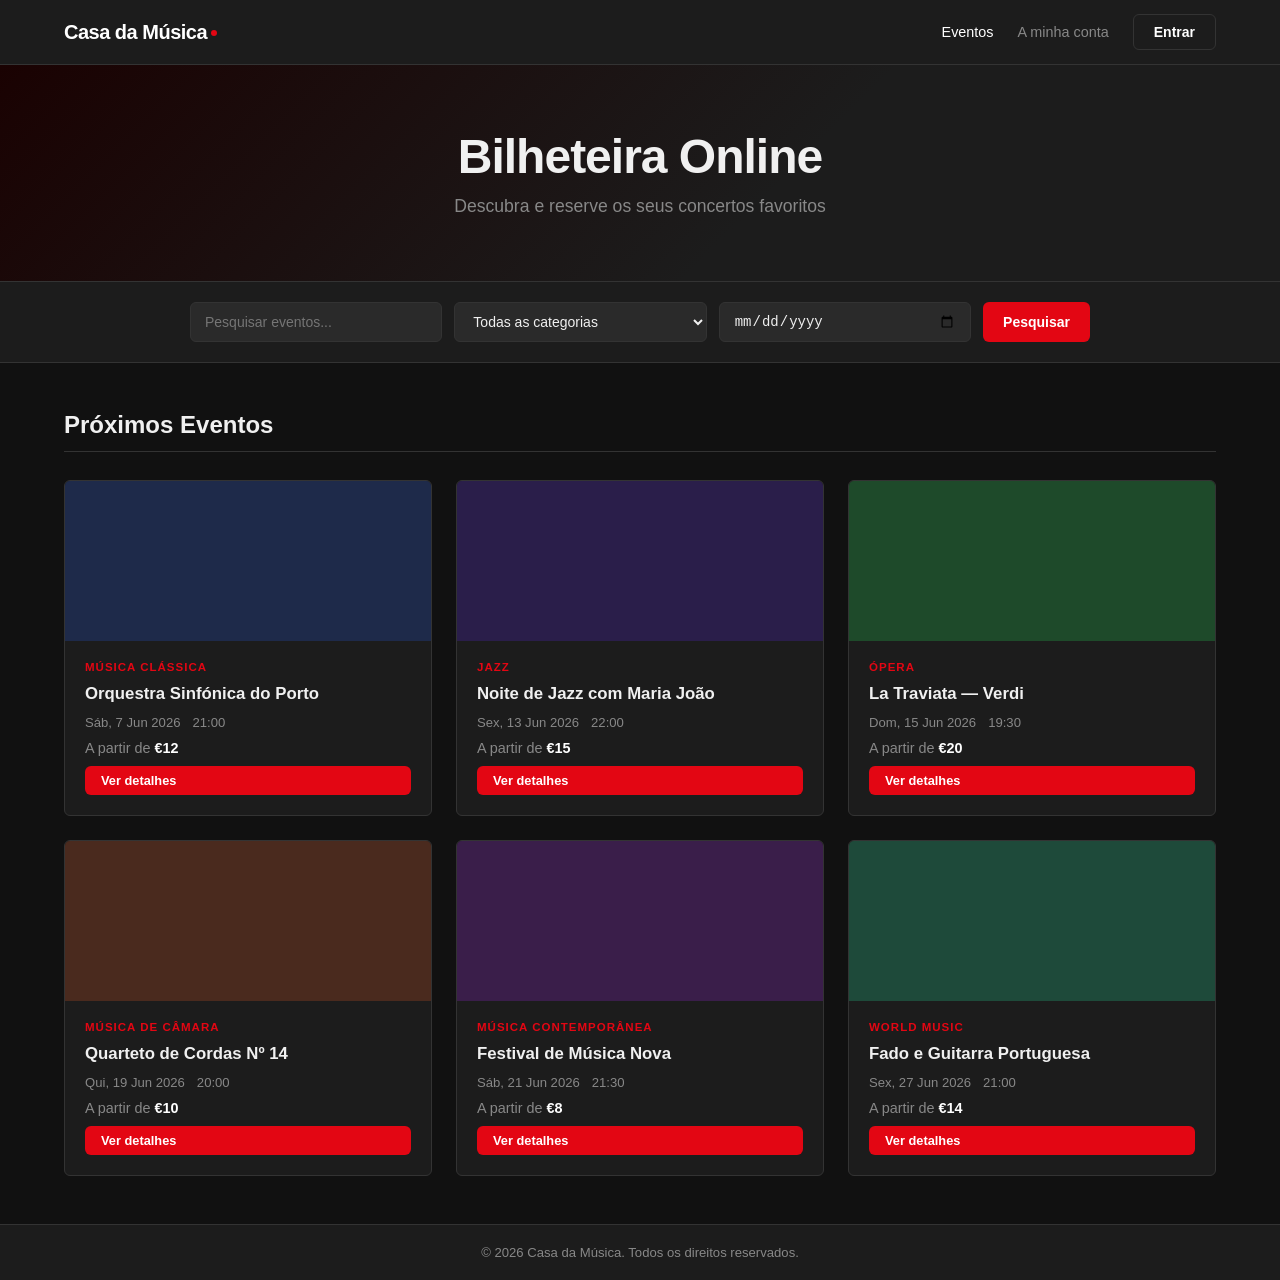
<file: site/index.html>
<!DOCTYPE html>
<html lang="pt">
<head>
  <meta charset="UTF-8" />
  <meta name="viewport" content="width=device-width, initial-scale=1.0" />
  <title>Casa da Música — Bilheteira Online</title>
  <link rel="stylesheet" href="index.css" />
</head>
<body>
  <header class="header">
    <div class="header-inner">
      <a href="index.html" class="logo">Casa da Música</a>
      <nav class="nav">
        <a href="index.html" class="nav-link active">Eventos</a>
        <a href="conta.html" class="nav-link">A minha conta</a>
        <a href="login.html" class="btn btn-outline">Entrar</a>
      </nav>
    </div>
  </header>

  <main class="main">
    <section class="hero">
      <h1 class="hero-title">Bilheteira Online</h1>
      <p class="hero-sub">Descubra e reserve os seus concertos favoritos</p>
    </section>

    <section class="search-bar-section">
      <form class="search-form" action="#">
        <input class="search-input" type="text" placeholder="Pesquisar eventos..." />
        <select class="search-select">
          <option value="">Todas as categorias</option>
          <option>Música Clássica</option>
          <option>Jazz</option>
          <option>Música Contemporânea</option>
          <option>Ópera</option>
          <option>Música de Câmara</option>
          <option>World Music</option>
        </select>
        <input class="search-date" type="date" />
        <button class="btn btn-primary" type="submit">Pesquisar</button>
      </form>
    </section>

    <section class="events-section">
      <h2 class="section-title">Próximos Eventos</h2>
      <div class="events-grid">

        <article class="event-card">
          <div class="event-img" style="background-color:#1e2a4a;"></div>
          <div class="event-body">
            <span class="event-category">Música Clássica</span>
            <h3 class="event-title">Orquestra Sinfónica do Porto</h3>
            <p class="event-meta">
              <span class="event-date">Sáb, 7 Jun 2026</span>
              <span class="event-time">21:00</span>
            </p>
            <p class="event-price">A partir de <strong>€12</strong></p>
            <a href="evento.html" class="btn btn-primary btn-sm">Ver detalhes</a>
          </div>
        </article>

        <article class="event-card">
          <div class="event-img" style="background-color:#2a1e4a;"></div>
          <div class="event-body">
            <span class="event-category">Jazz</span>
            <h3 class="event-title">Noite de Jazz com Maria João</h3>
            <p class="event-meta">
              <span class="event-date">Sex, 13 Jun 2026</span>
              <span class="event-time">22:00</span>
            </p>
            <p class="event-price">A partir de <strong>€15</strong></p>
            <a href="evento.html" class="btn btn-primary btn-sm">Ver detalhes</a>
          </div>
        </article>

        <article class="event-card">
          <div class="event-img" style="background-color:#1e4a2a;"></div>
          <div class="event-body">
            <span class="event-category">Ópera</span>
            <h3 class="event-title">La Traviata — Verdi</h3>
            <p class="event-meta">
              <span class="event-date">Dom, 15 Jun 2026</span>
              <span class="event-time">19:30</span>
            </p>
            <p class="event-price">A partir de <strong>€20</strong></p>
            <a href="evento.html" class="btn btn-primary btn-sm">Ver detalhes</a>
          </div>
        </article>

        <article class="event-card">
          <div class="event-img" style="background-color:#4a2a1e;"></div>
          <div class="event-body">
            <span class="event-category">Música de Câmara</span>
            <h3 class="event-title">Quarteto de Cordas Nº 14</h3>
            <p class="event-meta">
              <span class="event-date">Qui, 19 Jun 2026</span>
              <span class="event-time">20:00</span>
            </p>
            <p class="event-price">A partir de <strong>€10</strong></p>
            <a href="evento.html" class="btn btn-primary btn-sm">Ver detalhes</a>
          </div>
        </article>

        <article class="event-card">
          <div class="event-img" style="background-color:#3a1e4a;"></div>
          <div class="event-body">
            <span class="event-category">Música Contemporânea</span>
            <h3 class="event-title">Festival de Música Nova</h3>
            <p class="event-meta">
              <span class="event-date">Sáb, 21 Jun 2026</span>
              <span class="event-time">21:30</span>
            </p>
            <p class="event-price">A partir de <strong>€8</strong></p>
            <a href="evento.html" class="btn btn-primary btn-sm">Ver detalhes</a>
          </div>
        </article>

        <article class="event-card">
          <div class="event-img" style="background-color:#1e4a3a;"></div>
          <div class="event-body">
            <span class="event-category">World Music</span>
            <h3 class="event-title">Fado e Guitarra Portuguesa</h3>
            <p class="event-meta">
              <span class="event-date">Sex, 27 Jun 2026</span>
              <span class="event-time">21:00</span>
            </p>
            <p class="event-price">A partir de <strong>€14</strong></p>
            <a href="evento.html" class="btn btn-primary btn-sm">Ver detalhes</a>
          </div>
        </article>

      </div>
    </section>
  </main>

  <footer class="footer">
    <p>&copy; 2026 Casa da Música. Todos os direitos reservados.</p>
  </footer>

  <script>
    const CORES = ['#1e2a4a','#2a1e4a','#1e4a2a','#4a2a1e','#3a1e4a','#1e4a3a'];

    function renderEventos(lista) {
      const grid = document.querySelector('.events-grid');
      if (!lista.length) {
        grid.innerHTML = '<p style="color:var(--muted);grid-column:1/-1">Nenhum evento encontrado.</p>';
        return;
      }
      grid.innerHTML = lista.map((ev, i) => {
        const cor  = CORES[i % CORES.length];
        const data = new Date(ev.data);
        const dataFmt = data.toLocaleDateString('pt-PT', {weekday:'short', day:'numeric', month:'short', year:'numeric'});
        const preco = ev.preco_jovem ?? ev.preco_normal ?? '—';
        return `
          <article class="event-card">
            <div class="event-img" style="background-color:${cor};"></div>
            <div class="event-body">
              <span class="event-category">${ev.categoria}</span>
              <h3 class="event-title">${ev.nome}</h3>
              <p class="event-meta">
                <span class="event-date">${dataFmt}</span>
                <span class="event-time">${ev.hora.slice(0,5)}</span>
              </p>
              <p class="event-price">A partir de <strong>€${parseFloat(preco).toFixed(0)}</strong></p>
              <a href="evento.html?id=${ev.id}" class="btn btn-primary btn-sm">Ver detalhes</a>
            </div>
          </article>`;
      }).join('');
    }

    function carregarEventos(params = {}) {
      const qs = new URLSearchParams(params).toString();
      fetch('../scripts/listar_eventos.php' + (qs ? '?' + qs : ''))
        .then(r => r.json())
        .then(res => { if (res.sucesso) renderEventos(res.dados); })
        .catch(() => {});
    }

    document.querySelector('.search-form').addEventListener('submit', function(e) {
      e.preventDefault();
      const pesquisa  = this.querySelector('.search-input').value;
      const categoria = this.querySelector('.search-select').value;
      const data      = this.querySelector('.search-date').value;
      carregarEventos({ pesquisa, categoria, data });
    });

    // Carregar ao iniciar
    carregarEventos();
  </script>
</body>
</html>
</file>
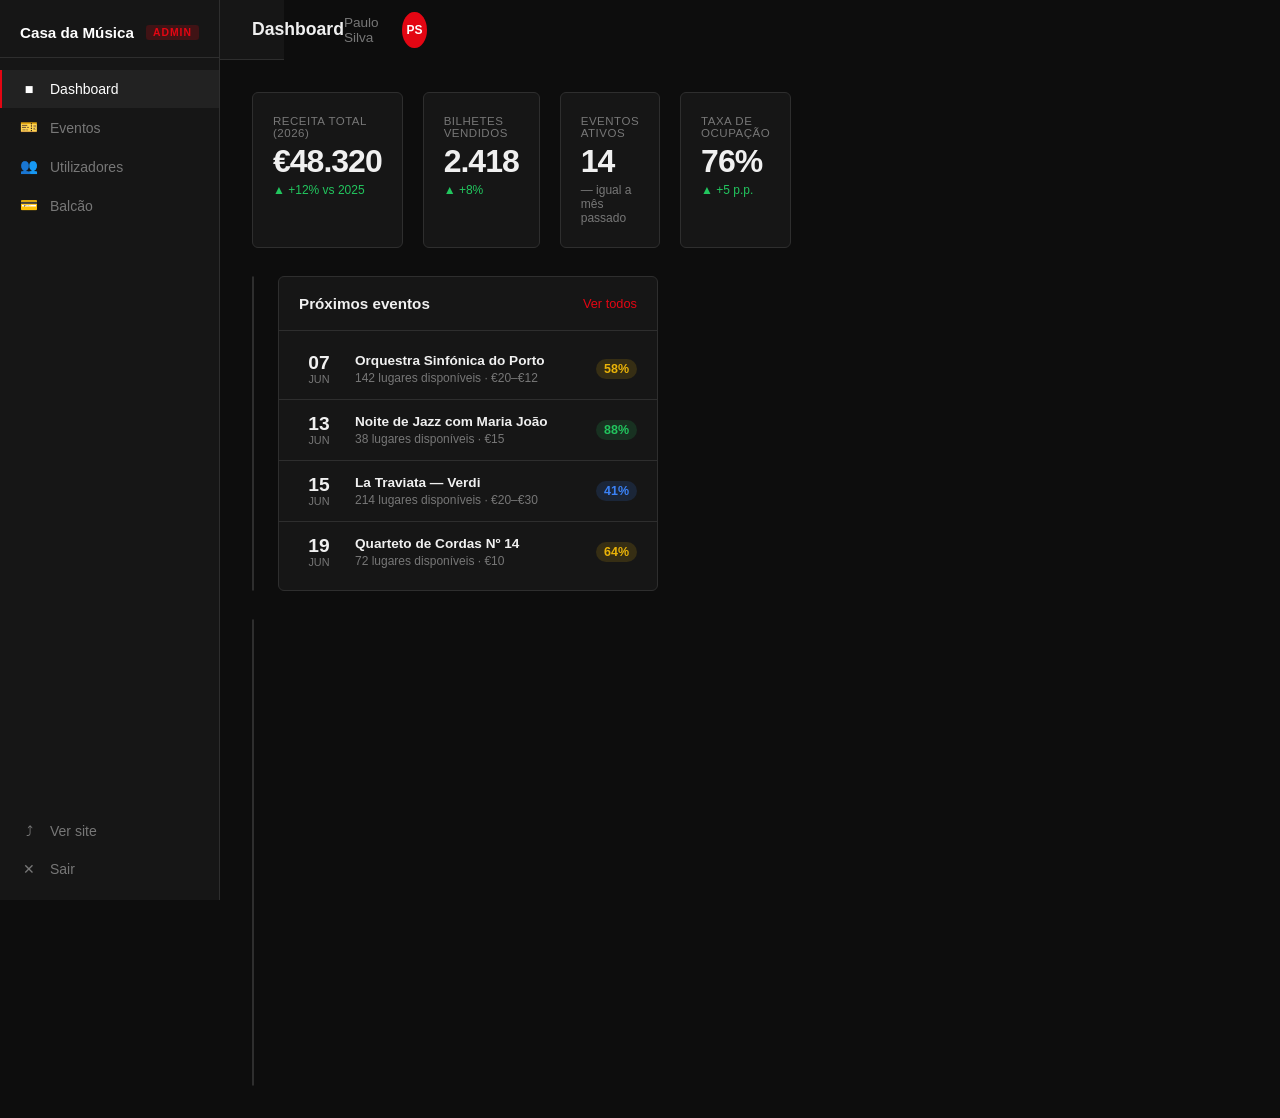
<file: site/admin-dashboard.html>
<!DOCTYPE html>
<html lang="pt">
<head>
  <meta charset="UTF-8" />
  <meta name="viewport" content="width=device-width, initial-scale=1.0" />
  <title>Painel de Administração — Casa da Música</title>
  <link rel="stylesheet" href="admin-dashboard.css" />
</head>
<body>
  <div class="app">

    <!-- Sidebar -->
    <aside class="sidebar">
      <div class="sidebar-header">
        <span class="logo">Casa da Música</span>
        <span class="role-tag">Admin</span>
      </div>
      <nav class="sidebar-nav">
        <a href="admin-dashboard.html" class="nav-item active">
          <span class="nav-icon">&#9632;</span> Dashboard
        </a>
        <a href="admin-eventos.html" class="nav-item">
          <span class="nav-icon">&#127915;</span> Eventos
        </a>
        <a href="admin-utilizadores.html" class="nav-item">
          <span class="nav-icon">&#128101;</span> Utilizadores
        </a>
        <a href="vendedor.html" class="nav-item">
          <span class="nav-icon">&#128179;</span> Balcão
        </a>
        <a href="index.html" class="nav-item nav-item-muted">
          <span class="nav-icon">&#10548;</span> Ver site
        </a>
        <a href="login.html" class="nav-item nav-item-danger">
          <span class="nav-icon">&#10005;</span> Sair
        </a>
      </nav>
    </aside>

    <!-- Main content -->
    <div class="page">
      <header class="topbar">
        <h1 class="page-title">Dashboard</h1>
        <div class="topbar-right">
          <span class="admin-name">Paulo Silva</span>
          <div class="admin-avatar">PS</div>
        </div>
      </header>

      <main class="content">

        <!-- KPI Cards -->
        <div class="kpi-grid">
          <div class="kpi-card">
            <span class="kpi-label">Receita total (2026)</span>
            <span class="kpi-value">€48.320</span>
            <span class="kpi-delta positive">&#9650; +12% vs 2025</span>
          </div>
          <div class="kpi-card">
            <span class="kpi-label">Bilhetes vendidos</span>
            <span class="kpi-value">2.418</span>
            <span class="kpi-delta positive">&#9650; +8%</span>
          </div>
          <div class="kpi-card">
            <span class="kpi-label">Eventos ativos</span>
            <span class="kpi-value">14</span>
            <span class="kpi-delta neutral">— igual a mês passado</span>
          </div>
          <div class="kpi-card">
            <span class="kpi-label">Taxa de ocupação</span>
            <span class="kpi-value">76%</span>
            <span class="kpi-delta positive">&#9650; +5 p.p.</span>
          </div>
        </div>

        <!-- Chart + upcoming -->
        <div class="mid-grid">
          <section class="card chart-card">
            <div class="card-header">
              <h2 class="card-title">Vendas por mês</h2>
              <select class="compact-select">
                <option>2026</option>
                <option>2025</option>
              </select>
            </div>
            <div class="chart-area">
              <div class="bar-chart">
                <div class="bar-group">
                  <div class="bar" style="height:60%"><span class="bar-tip">€4.2k</span></div>
                  <span class="bar-label">Jan</span>
                </div>
                <div class="bar-group">
                  <div class="bar" style="height:75%"><span class="bar-tip">€5.1k</span></div>
                  <span class="bar-label">Fev</span>
                </div>
                <div class="bar-group">
                  <div class="bar" style="height:50%"><span class="bar-tip">€3.8k</span></div>
                  <span class="bar-label">Mar</span>
                </div>
                <div class="bar-group">
                  <div class="bar" style="height:85%"><span class="bar-tip">€6.0k</span></div>
                  <span class="bar-label">Abr</span>
                </div>
                <div class="bar-group">
                  <div class="bar" style="height:100%"><span class="bar-tip">€7.2k</span></div>
                  <span class="bar-label">Mai</span>
                </div>
                <div class="bar-group upcoming-bar">
                  <div class="bar bar-future" style="height:70%"><span class="bar-tip">€5.0k</span></div>
                  <span class="bar-label">Jun</span>
                </div>
              </div>
            </div>
          </section>

          <section class="card">
            <div class="card-header">
              <h2 class="card-title">Próximos eventos</h2>
              <a href="admin-eventos.html" class="card-link">Ver todos</a>
            </div>
            <ul class="upcoming-list">
              <li class="upcoming-item">
                <div class="upc-date">
                  <span class="upc-day">07</span>
                  <span class="upc-mon">Jun</span>
                </div>
                <div class="upc-info">
                  <p class="upc-name">Orquestra Sinfónica do Porto</p>
                  <p class="upc-meta">142 lugares disponíveis · €20–€12</p>
                </div>
                <span class="occ-badge occ-medium">58%</span>
              </li>
              <li class="upcoming-item">
                <div class="upc-date">
                  <span class="upc-day">13</span>
                  <span class="upc-mon">Jun</span>
                </div>
                <div class="upc-info">
                  <p class="upc-name">Noite de Jazz com Maria João</p>
                  <p class="upc-meta">38 lugares disponíveis · €15</p>
                </div>
                <span class="occ-badge occ-high">88%</span>
              </li>
              <li class="upcoming-item">
                <div class="upc-date">
                  <span class="upc-day">15</span>
                  <span class="upc-mon">Jun</span>
                </div>
                <div class="upc-info">
                  <p class="upc-name">La Traviata — Verdi</p>
                  <p class="upc-meta">214 lugares disponíveis · €20–€30</p>
                </div>
                <span class="occ-badge occ-low">41%</span>
              </li>
              <li class="upcoming-item">
                <div class="upc-date">
                  <span class="upc-day">19</span>
                  <span class="upc-mon">Jun</span>
                </div>
                <div class="upc-info">
                  <p class="upc-name">Quarteto de Cordas Nº 14</p>
                  <p class="upc-meta">72 lugares disponíveis · €10</p>
                </div>
                <span class="occ-badge occ-medium">64%</span>
              </li>
            </ul>
          </section>
        </div>

        <!-- Recent sales -->
        <section class="card">
          <div class="card-header">
            <h2 class="card-title">Vendas recentes</h2>
          </div>
          <div class="table-wrap">
            <table class="data-table">
              <thead>
                <tr>
                  <th>Referência</th>
                  <th>Cliente</th>
                  <th>Evento</th>
                  <th>Tipo</th>
                  <th>Canal</th>
                  <th>Data</th>
                  <th>Total</th>
                  <th>Estado</th>
                </tr>
              </thead>
              <tbody>
                <tr>
                  <td class="mono">CDM-2026-08471</td>
                  <td>Ana Ferreira</td>
                  <td>Orquestra Sinfónica</td>
                  <td>Normal × 2</td>
                  <td><span class="channel online">Online</span></td>
                  <td>25 Mai 2026</td>
                  <td>€40,00</td>
                  <td><span class="status ok">Confirmado</span></td>
                </tr>
                <tr>
                  <td class="mono">CDM-2026-08470</td>
                  <td>Carlos Mota</td>
                  <td>La Traviata</td>
                  <td>Sénior × 1</td>
                  <td><span class="channel presencial">Balcão</span></td>
                  <td>24 Mai 2026</td>
                  <td>€18,00</td>
                  <td><span class="status ok">Confirmado</span></td>
                </tr>
                <tr>
                  <td class="mono">CDM-2026-08469</td>
                  <td>Sofia Gomes</td>
                  <td>Festival Música Nova</td>
                  <td>Jovem × 2</td>
                  <td><span class="channel online">Online</span></td>
                  <td>24 Mai 2026</td>
                  <td>€16,00</td>
                  <td><span class="status ok">Confirmado</span></td>
                </tr>
                <tr>
                  <td class="mono">CDM-2026-08468</td>
                  <td>Miguel Santos</td>
                  <td>Jazz com Maria João</td>
                  <td>Normal × 4</td>
                  <td><span class="channel online">Online</span></td>
                  <td>23 Mai 2026</td>
                  <td>€60,00</td>
                  <td><span class="status ok">Confirmado</span></td>
                </tr>
                <tr>
                  <td class="mono">CDM-2026-08467</td>
                  <td>Rita Alves</td>
                  <td>Quarteto de Cordas</td>
                  <td>Normal × 1</td>
                  <td><span class="channel presencial">Balcão</span></td>
                  <td>22 Mai 2026</td>
                  <td>€10,00</td>
                  <td><span class="status cancelled">Cancelado</span></td>
                </tr>
              </tbody>
            </table>
          </div>
        </section>

      </main>
    </div>
  </div>

  <script>
    document.querySelectorAll('.bar-group').forEach(g => {
      g.addEventListener('mouseenter', () => g.querySelector('.bar-tip').style.opacity = '1');
      g.addEventListener('mouseleave', () => g.querySelector('.bar-tip').style.opacity = '0');
    });
  </script>
</body>
</html>
</file>
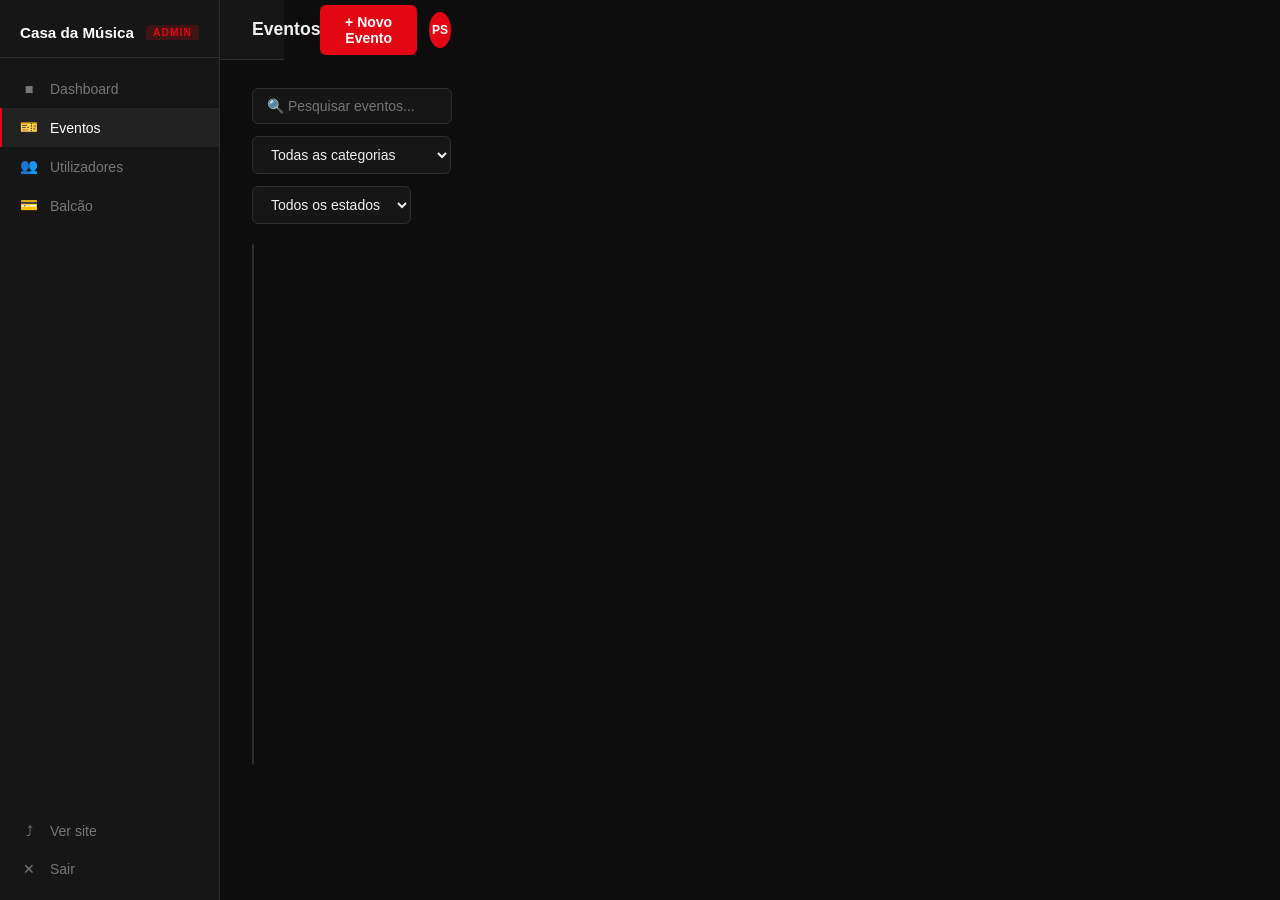
<file: site/admin-eventos.html>
<!DOCTYPE html>
<html lang="pt">
<head>
  <meta charset="UTF-8" />
  <meta name="viewport" content="width=device-width, initial-scale=1.0" />
  <title>Gestão de Eventos — Casa da Música</title>
  <link rel="stylesheet" href="admin-eventos.css" />
</head>
<body>
  <div class="app">

    <aside class="sidebar">
      <div class="sidebar-header">
        <span class="logo">Casa da Música</span>
        <span class="role-tag">Admin</span>
      </div>
      <nav class="sidebar-nav">
        <a href="admin-dashboard.html" class="nav-item">
          <span class="nav-icon">&#9632;</span> Dashboard
        </a>
        <a href="admin-eventos.html" class="nav-item active">
          <span class="nav-icon">&#127915;</span> Eventos
        </a>
        <a href="admin-utilizadores.html" class="nav-item">
          <span class="nav-icon">&#128101;</span> Utilizadores
        </a>
        <a href="vendedor.html" class="nav-item">
          <span class="nav-icon">&#128179;</span> Balcão
        </a>
        <a href="index.html" class="nav-item nav-item-muted">
          <span class="nav-icon">&#10548;</span> Ver site
        </a>
        <a href="login.html" class="nav-item nav-item-danger">
          <span class="nav-icon">&#10005;</span> Sair
        </a>
      </nav>
    </aside>

    <div class="page">
      <header class="topbar">
        <h1 class="page-title">Eventos</h1>
        <div class="topbar-right">
          <button class="btn btn-primary" onclick="openModal()">+ Novo Evento</button>
          <div class="admin-avatar">PS</div>
        </div>
      </header>

      <main class="content">

        <!-- Filters -->
        <div class="filter-row">
          <input class="search-input" type="text" placeholder="&#128269; Pesquisar eventos..." />
          <select class="filter-select">
            <option value="">Todas as categorias</option>
            <option>Música Clássica</option>
            <option>Jazz</option>
            <option>Ópera</option>
            <option>Música de Câmara</option>
            <option>Música Contemporânea</option>
            <option>World Music</option>
          </select>
          <select class="filter-select">
            <option value="">Todos os estados</option>
            <option>Publicado</option>
            <option>Rascunho</option>
            <option>Cancelado</option>
          </select>
        </div>

        <!-- Events table -->
        <div class="card">
          <div class="table-wrap">
            <table class="data-table">
              <thead>
                <tr>
                  <th>Evento</th>
                  <th>Data</th>
                  <th>Sala</th>
                  <th>Capacidade</th>
                  <th>Vendidos</th>
                  <th>Receita</th>
                  <th>Estado</th>
                  <th>Ações</th>
                </tr>
              </thead>
              <tbody>
                <tr>
                  <td>
                    <div class="event-cell">
                      <div class="event-thumb" style="background:#1e2a4a;"></div>
                      <div>
                        <p class="event-name">Orquestra Sinfónica do Porto</p>
                        <p class="event-cat">Música Clássica</p>
                      </div>
                    </div>
                  </td>
                  <td>7 Jun 2026 · 21:00</td>
                  <td>Sala Suggia</td>
                  <td>340</td>
                  <td>198 <span class="occ">(58%)</span></td>
                  <td>€3.960</td>
                  <td><span class="status published">Publicado</span></td>
                  <td class="actions-cell">
                    <button class="icon-btn" title="Editar" onclick="openModal()">&#9998;</button>
                    <button class="icon-btn icon-btn-danger" title="Cancelar">&#10006;</button>
                  </td>
                </tr>
                <tr>
                  <td>
                    <div class="event-cell">
                      <div class="event-thumb" style="background:#2a1e4a;"></div>
                      <div>
                        <p class="event-name">Noite de Jazz com Maria João</p>
                        <p class="event-cat">Jazz</p>
                      </div>
                    </div>
                  </td>
                  <td>13 Jun 2026 · 22:00</td>
                  <td>Grande Auditório</td>
                  <td>320</td>
                  <td>282 <span class="occ">(88%)</span></td>
                  <td>€4.230</td>
                  <td><span class="status published">Publicado</span></td>
                  <td class="actions-cell">
                    <button class="icon-btn" title="Editar" onclick="openModal()">&#9998;</button>
                    <button class="icon-btn icon-btn-danger" title="Cancelar">&#10006;</button>
                  </td>
                </tr>
                <tr>
                  <td>
                    <div class="event-cell">
                      <div class="event-thumb" style="background:#1e4a2a;"></div>
                      <div>
                        <p class="event-name">La Traviata — Verdi</p>
                        <p class="event-cat">Ópera</p>
                      </div>
                    </div>
                  </td>
                  <td>15 Jun 2026 · 19:30</td>
                  <td>Sala Suggia</td>
                  <td>340</td>
                  <td>126 <span class="occ">(37%)</span></td>
                  <td>€2.520</td>
                  <td><span class="status published">Publicado</span></td>
                  <td class="actions-cell">
                    <button class="icon-btn" title="Editar" onclick="openModal()">&#9998;</button>
                    <button class="icon-btn icon-btn-danger" title="Cancelar">&#10006;</button>
                  </td>
                </tr>
                <tr>
                  <td>
                    <div class="event-cell">
                      <div class="event-thumb" style="background:#333;"></div>
                      <div>
                        <p class="event-name">Concerto Beneficência</p>
                        <p class="event-cat">Música Clássica</p>
                      </div>
                    </div>
                  </td>
                  <td>30 Jun 2026 · 20:00</td>
                  <td>Sala 2</td>
                  <td>120</td>
                  <td>—</td>
                  <td>—</td>
                  <td><span class="status draft">Rascunho</span></td>
                  <td class="actions-cell">
                    <button class="icon-btn" title="Editar" onclick="openModal()">&#9998;</button>
                    <button class="icon-btn icon-btn-danger" title="Cancelar">&#10006;</button>
                  </td>
                </tr>
                <tr>
                  <td>
                    <div class="event-cell">
                      <div class="event-thumb" style="background:#2a1010;"></div>
                      <div>
                        <p class="event-name">Sinfonia do Adeus</p>
                        <p class="event-cat">Música Clássica</p>
                      </div>
                    </div>
                  </td>
                  <td>10 Mai 2026 · 20:00</td>
                  <td>Sala Suggia</td>
                  <td>340</td>
                  <td>— <span class="occ">(cancelado)</span></td>
                  <td>—</td>
                  <td><span class="status cancelled">Cancelado</span></td>
                  <td class="actions-cell">
                    <button class="icon-btn" disabled title="Não editável">&#9998;</button>
                  </td>
                </tr>
              </tbody>
            </table>
          </div>
        </div>

      </main>
    </div>
  </div>

  <!-- Modal: Create/Edit Event -->
  <div class="modal-overlay" id="modal" onclick="closeModal(event)">
    <div class="modal">
      <div class="modal-header">
        <h2 class="modal-title">Novo Evento</h2>
        <button class="modal-close" onclick="closeModal()">&times;</button>
      </div>
      <form class="modal-form" onsubmit="return false;">

        <div class="form-group span-2">
          <label>Nome do evento</label>
          <input type="text" placeholder="Ex: Concerto de Primavera" />
        </div>

        <div class="form-group">
          <label>Data</label>
          <input type="date" />
        </div>
        <div class="form-group">
          <label>Hora</label>
          <input type="time" value="21:00" />
        </div>

        <div class="form-group">
          <label>Sala</label>
          <select>
            <option>Sala Suggia</option>
            <option>Grande Auditório</option>
            <option>Sala 2</option>
            <option>Pequeno Auditório</option>
          </select>
        </div>
        <div class="form-group">
          <label>Categoria</label>
          <select>
            <option>Música Clássica</option>
            <option>Jazz</option>
            <option>Ópera</option>
            <option>Música de Câmara</option>
            <option>Música Contemporânea</option>
            <option>World Music</option>
          </select>
        </div>

        <div class="form-group span-2">
          <label>Descrição</label>
          <textarea rows="3" placeholder="Descrição do evento..."></textarea>
        </div>

        <div class="form-group">
          <label>Preço Normal (€)</label>
          <input type="number" placeholder="20" min="0" step="0.5" />
        </div>
        <div class="form-group">
          <label>Preço Jovem (€)</label>
          <input type="number" placeholder="12" min="0" step="0.5" />
        </div>
        <div class="form-group">
          <label>Preço Sénior (€)</label>
          <input type="number" placeholder="14" min="0" step="0.5" />
        </div>
        <div class="form-group">
          <label>Classificação etária</label>
          <select>
            <option>Livre</option>
            <option>Maiores de 6 anos</option>
            <option>Maiores de 12 anos</option>
            <option>Maiores de 16 anos</option>
            <option>Maiores de 18 anos</option>
          </select>
        </div>

        <div class="form-group span-2">
          <label>Estado</label>
          <select>
            <option>Rascunho</option>
            <option>Publicado</option>
          </select>
        </div>

        <div class="modal-footer span-2">
          <button type="button" class="btn btn-ghost" onclick="closeModal()">Cancelar</button>
          <button type="submit" class="btn btn-primary">Guardar evento</button>
        </div>
      </form>
    </div>
  </div>

  <script>
    function openModal() {
      document.getElementById('modal').classList.add('visible');
    }
    function closeModal(e) {
      if (!e || e.target === document.getElementById('modal')) {
        document.getElementById('modal').classList.remove('visible');
      }
    }
  </script>
</body>
</html>
</file>
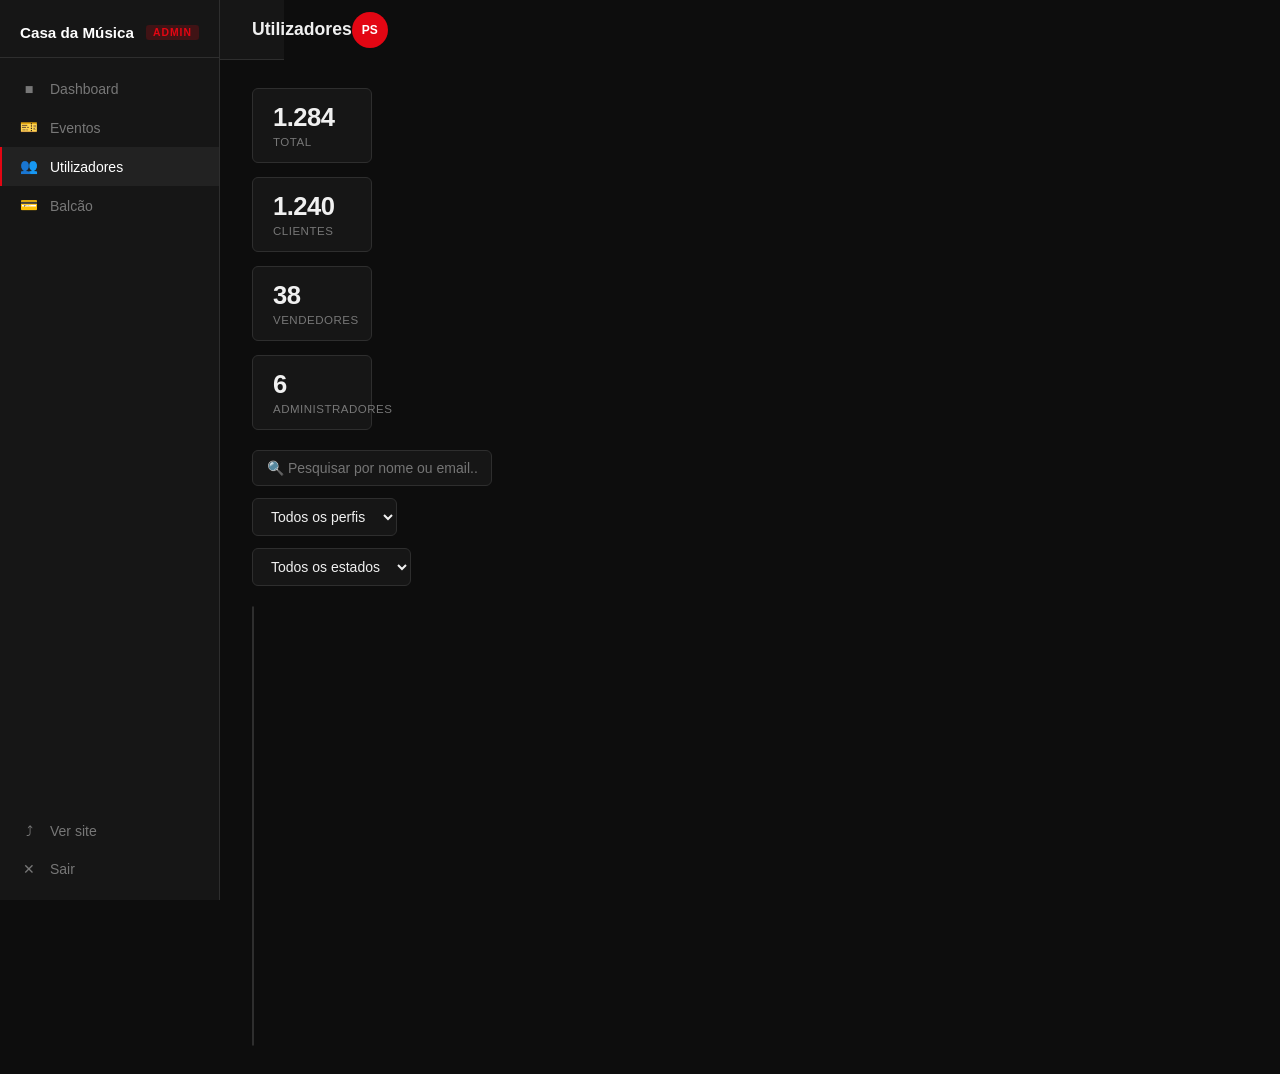
<file: site/admin-utilizadores.html>
<!DOCTYPE html>
<html lang="pt">
<head>
  <meta charset="UTF-8" />
  <meta name="viewport" content="width=device-width, initial-scale=1.0" />
  <title>Gestão de Utilizadores — Casa da Música</title>
  <link rel="stylesheet" href="admin-utilizadores.css" />
</head>
<body>
  <div class="app">

    <aside class="sidebar">
      <div class="sidebar-header">
        <span class="logo">Casa da Música</span>
        <span class="role-tag">Admin</span>
      </div>
      <nav class="sidebar-nav">
        <a href="admin-dashboard.html" class="nav-item">
          <span class="nav-icon">&#9632;</span> Dashboard
        </a>
        <a href="admin-eventos.html" class="nav-item">
          <span class="nav-icon">&#127915;</span> Eventos
        </a>
        <a href="admin-utilizadores.html" class="nav-item active">
          <span class="nav-icon">&#128101;</span> Utilizadores
        </a>
        <a href="vendedor.html" class="nav-item">
          <span class="nav-icon">&#128179;</span> Balcão
        </a>
        <a href="index.html" class="nav-item nav-item-muted">
          <span class="nav-icon">&#10548;</span> Ver site
        </a>
        <a href="login.html" class="nav-item nav-item-danger">
          <span class="nav-icon">&#10005;</span> Sair
        </a>
      </nav>
    </aside>

    <div class="page">
      <header class="topbar">
        <h1 class="page-title">Utilizadores</h1>
        <div class="topbar-right">
          <div class="admin-avatar">PS</div>
        </div>
      </header>

      <main class="content">

        <!-- Stats -->
        <div class="stats-row">
          <div class="stat-pill">
            <span class="stat-val">1.284</span>
            <span class="stat-label">Total</span>
          </div>
          <div class="stat-pill">
            <span class="stat-val">1.240</span>
            <span class="stat-label">Clientes</span>
          </div>
          <div class="stat-pill">
            <span class="stat-val">38</span>
            <span class="stat-label">Vendedores</span>
          </div>
          <div class="stat-pill">
            <span class="stat-val">6</span>
            <span class="stat-label">Administradores</span>
          </div>
        </div>

        <!-- Filters -->
        <div class="filter-row">
          <input class="search-input" type="text" placeholder="&#128269; Pesquisar por nome ou email..." />
          <select class="filter-select">
            <option value="">Todos os perfis</option>
            <option>Cliente</option>
            <option>Vendedor</option>
            <option>Administrador</option>
          </select>
          <select class="filter-select">
            <option value="">Todos os estados</option>
            <option>Ativo</option>
            <option>Suspenso</option>
          </select>
        </div>

        <!-- Table -->
        <div class="card">
          <div class="table-wrap">
            <table class="data-table">
              <thead>
                <tr>
                  <th>Utilizador</th>
                  <th>Perfil</th>
                  <th>Registo</th>
                  <th>Último acesso</th>
                  <th>Bilhetes</th>
                  <th>Gasto total</th>
                  <th>Estado</th>
                  <th>Ações</th>
                </tr>
              </thead>
              <tbody>
                <tr>
                  <td>
                    <div class="user-cell">
                      <div class="user-avatar" style="background:#c0392b;">AF</div>
                      <div>
                        <p class="user-name">Ana Ferreira</p>
                        <p class="user-email">ana@exemplo.com</p>
                      </div>
                    </div>
                  </td>
                  <td><span class="role-badge cliente">Cliente</span></td>
                  <td>12 Jan 2025</td>
                  <td>25 Mai 2026</td>
                  <td>8</td>
                  <td>€112,00</td>
                  <td><span class="status active">Ativo</span></td>
                  <td class="actions-cell">
                    <button class="icon-btn" title="Ver detalhes">&#128065;</button>
                    <button class="icon-btn icon-btn-warn" title="Suspender">&#128683;</button>
                  </td>
                </tr>
                <tr>
                  <td>
                    <div class="user-cell">
                      <div class="user-avatar" style="background:#1a6a3e;">CM</div>
                      <div>
                        <p class="user-name">Carlos Mota</p>
                        <p class="user-email">carlos.mota@gmail.com</p>
                      </div>
                    </div>
                  </td>
                  <td><span class="role-badge cliente">Cliente</span></td>
                  <td>3 Mar 2025</td>
                  <td>24 Mai 2026</td>
                  <td>3</td>
                  <td>€54,00</td>
                  <td><span class="status active">Ativo</span></td>
                  <td class="actions-cell">
                    <button class="icon-btn" title="Ver detalhes">&#128065;</button>
                    <button class="icon-btn icon-btn-warn" title="Suspender">&#128683;</button>
                  </td>
                </tr>
                <tr>
                  <td>
                    <div class="user-cell">
                      <div class="user-avatar" style="background:#2471a3;">JR</div>
                      <div>
                        <p class="user-name">João Rodrigues</p>
                        <p class="user-email">joao.r@cdmusica.pt</p>
                      </div>
                    </div>
                  </td>
                  <td><span class="role-badge vendedor">Vendedor</span></td>
                  <td>15 Set 2024</td>
                  <td>25 Mai 2026</td>
                  <td>—</td>
                  <td>—</td>
                  <td><span class="status active">Ativo</span></td>
                  <td class="actions-cell">
                    <button class="icon-btn" title="Ver detalhes">&#128065;</button>
                    <button class="icon-btn icon-btn-warn" title="Suspender">&#128683;</button>
                  </td>
                </tr>
                <tr>
                  <td>
                    <div class="user-cell">
                      <div class="user-avatar" style="background:#7d3c98;">PS</div>
                      <div>
                        <p class="user-name">Paulo Silva</p>
                        <p class="user-email">paulo.silva@cdmusica.pt</p>
                      </div>
                    </div>
                  </td>
                  <td><span class="role-badge admin">Admin</span></td>
                  <td>1 Jan 2023</td>
                  <td>25 Mai 2026</td>
                  <td>—</td>
                  <td>—</td>
                  <td><span class="status active">Ativo</span></td>
                  <td class="actions-cell">
                    <button class="icon-btn" title="Ver detalhes">&#128065;</button>
                    <button class="icon-btn" disabled title="Não pode suspender administradores">&#128683;</button>
                  </td>
                </tr>
                <tr>
                  <td>
                    <div class="user-cell">
                      <div class="user-avatar" style="background:#555;">RO</div>
                      <div>
                        <p class="user-name">Rita Oliveira</p>
                        <p class="user-email">rita.o@hotmail.com</p>
                      </div>
                    </div>
                  </td>
                  <td><span class="role-badge cliente">Cliente</span></td>
                  <td>20 Fev 2025</td>
                  <td>10 Abr 2026</td>
                  <td>1</td>
                  <td>€10,00</td>
                  <td><span class="status suspended">Suspenso</span></td>
                  <td class="actions-cell">
                    <button class="icon-btn" title="Ver detalhes">&#128065;</button>
                    <button class="icon-btn icon-btn-ok" title="Reativar">&#10003;</button>
                  </td>
                </tr>
              </tbody>
            </table>
          </div>

          <div class="pagination">
            <button class="page-btn" disabled>&#8592; Anterior</button>
            <span class="page-info">Página <strong>1</strong> de 26</span>
            <button class="page-btn">Próxima &#8594;</button>
          </div>
        </div>

      </main>
    </div>
  </div>
</body>
</html>
</file>
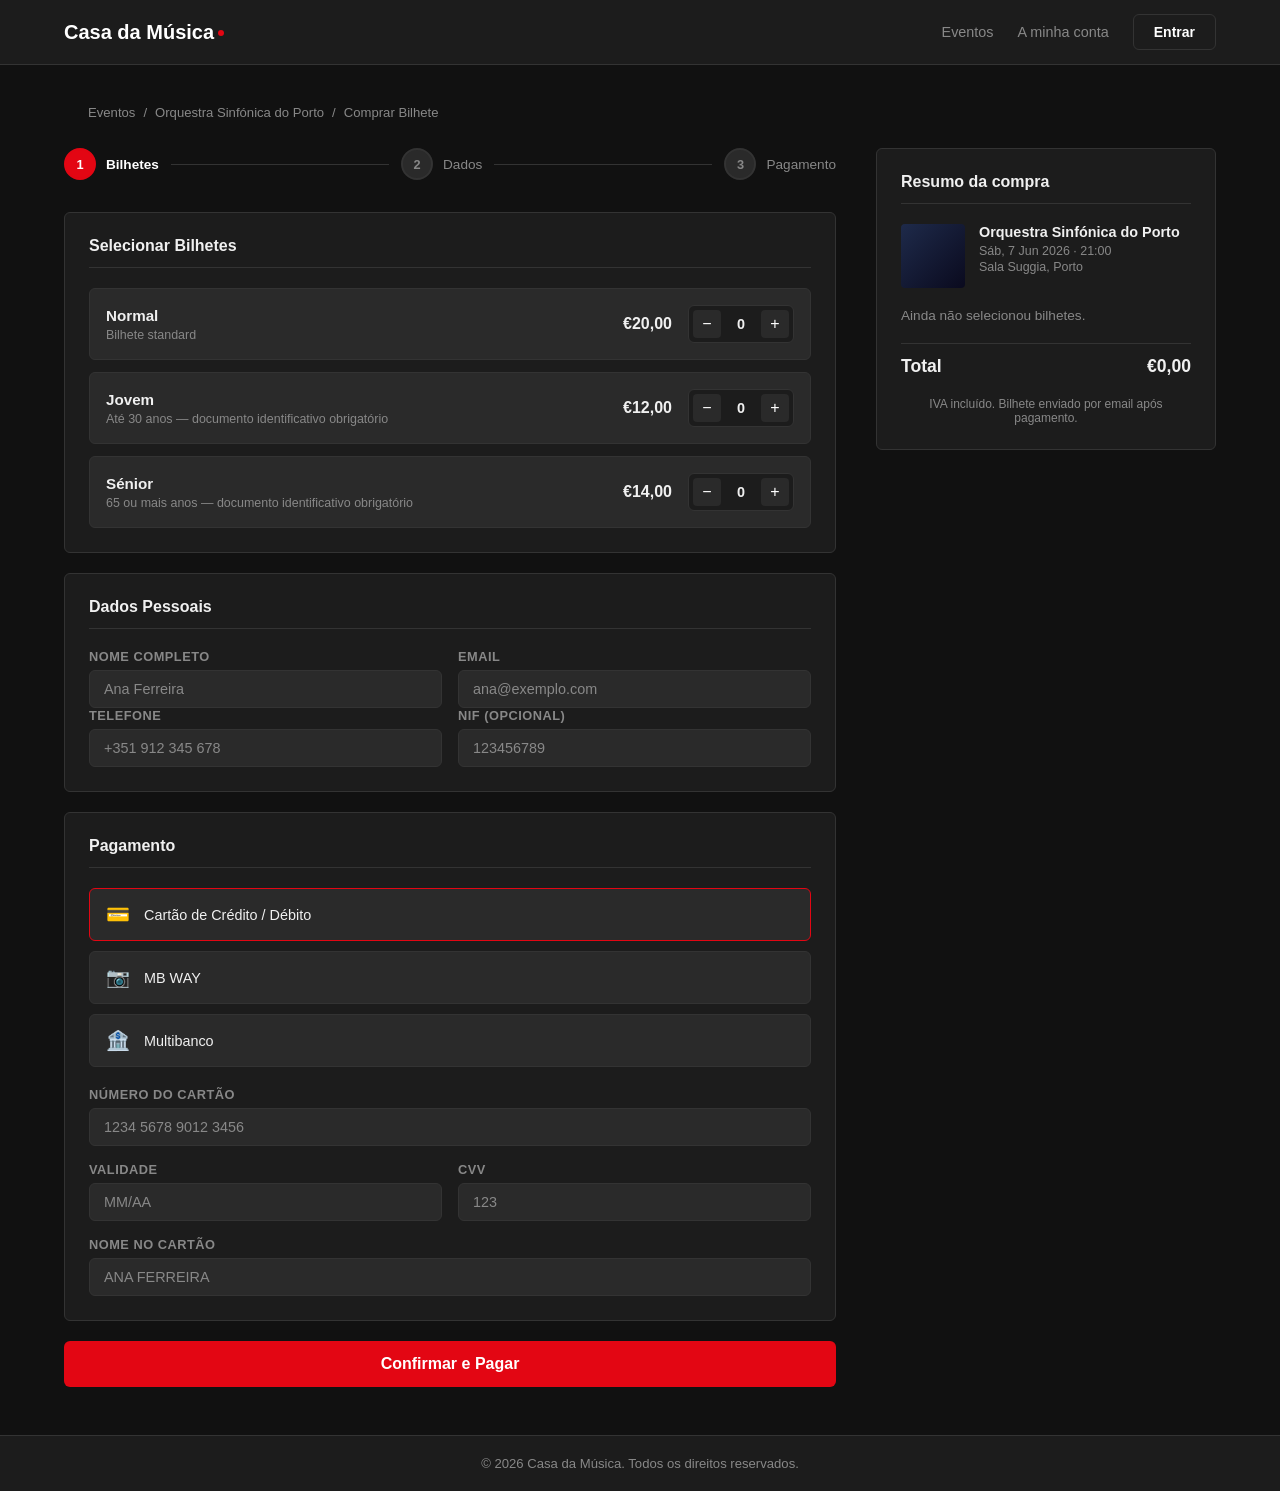
<file: site/checkout.html>
<!DOCTYPE html>
<html lang="pt">
<head>
  <meta charset="UTF-8" />
  <meta name="viewport" content="width=device-width, initial-scale=1.0" />
  <title>Comprar Bilhete — Casa da Música</title>
  <link rel="stylesheet" href="checkout.css" />
</head>
<body>
  <header class="header">
    <div class="header-inner">
      <a href="index.html" class="logo">Casa da Música</a>
      <nav class="nav">
        <a href="index.html" class="nav-link">Eventos</a>
        <a href="conta.html" class="nav-link">A minha conta</a>
        <a href="login.html" class="btn btn-outline">Entrar</a>
      </nav>
    </div>
  </header>

  <main class="main">
    <div class="breadcrumb">
      <a href="index.html">Eventos</a>
      <span>/</span>
      <a href="evento.html">Orquestra Sinfónica do Porto</a>
      <span>/</span>
      <span>Comprar Bilhete</span>
    </div>

    <div class="checkout-layout">
      <!-- Steps + Form -->
      <form class="checkout-left" id="form-checkout" action="../scripts/comprar_bilhete.php" method="POST">

        <!-- Progress -->
        <div class="steps">
          <div class="step active">
            <span class="step-num">1</span>
            <span class="step-label">Bilhetes</span>
          </div>
          <div class="step-line"></div>
          <div class="step">
            <span class="step-num">2</span>
            <span class="step-label">Dados</span>
          </div>
          <div class="step-line"></div>
          <div class="step">
            <span class="step-num">3</span>
            <span class="step-label">Pagamento</span>
          </div>
        </div>

        <!-- Step 1: Ticket selection -->
        <section class="form-section" id="step-tickets">
          <h2 class="form-section-title">Selecionar Bilhetes</h2>

          <div class="ticket-selector">
            <div class="ticket-option">
              <div class="ticket-info">
                <span class="ticket-type">Normal</span>
                <span class="ticket-desc">Bilhete standard</span>
              </div>
              <div class="ticket-controls">
                <span class="ticket-price">€20,00</span>
                <div class="qty-control">
                  <button class="qty-btn" onclick="changeQty('normal',-1)">−</button>
                  <span class="qty-val" id="qty-normal">0</span>
                  <button class="qty-btn" onclick="changeQty('normal',1)">+</button>
                </div>
              </div>
            </div>

            <div class="ticket-option">
              <div class="ticket-info">
                <span class="ticket-type">Jovem</span>
                <span class="ticket-desc">Até 30 anos — documento identificativo obrigatório</span>
              </div>
              <div class="ticket-controls">
                <span class="ticket-price">€12,00</span>
                <div class="qty-control">
                  <button class="qty-btn" onclick="changeQty('jovem',-1)">−</button>
                  <span class="qty-val" id="qty-jovem">0</span>
                  <button class="qty-btn" onclick="changeQty('jovem',1)">+</button>
                </div>
              </div>
            </div>

            <div class="ticket-option">
              <div class="ticket-info">
                <span class="ticket-type">Sénior</span>
                <span class="ticket-desc">65 ou mais anos — documento identificativo obrigatório</span>
              </div>
              <div class="ticket-controls">
                <span class="ticket-price">€14,00</span>
                <div class="qty-control">
                  <button class="qty-btn" onclick="changeQty('senior',-1)">−</button>
                  <span class="qty-val" id="qty-senior">0</span>
                  <button class="qty-btn" onclick="changeQty('senior',1)">+</button>
                </div>
              </div>
            </div>
          </div>
        </section>

        <!-- Step 2: Personal data -->
        <section class="form-section">
          <h2 class="form-section-title">Dados Pessoais</h2>
          <div class="form-row">
            <div class="form-group">
              <label for="nome">Nome completo</label>
              <input type="text" id="nome" name="nome" placeholder="Ana Ferreira" required />
            </div>
            <div class="form-group">
              <label for="email">Email</label>
              <input type="email" id="email" name="email" placeholder="ana@exemplo.com" required />
            </div>
          </div>
          <div class="form-row">
            <div class="form-group">
              <label for="telefone">Telefone</label>
              <input type="tel" id="telefone" name="telefone" placeholder="+351 912 345 678" />
            </div>
            <div class="form-group">
              <label for="nif">NIF (opcional)</label>
              <input type="text" id="nif" name="nif" placeholder="123456789" maxlength="9" />
            </div>
          </div>
        </section>

        <!-- Step 3: Payment -->
        <section class="form-section">
          <h2 class="form-section-title">Pagamento</h2>
          <div class="payment-methods">
            <label class="payment-opt selected">
              <input type="radio" name="pagamento" value="cartao" checked />
              <span class="payment-icon">&#128179;</span>
              <span>Cartão de Crédito / Débito</span>
            </label>
            <label class="payment-opt">
              <input type="radio" name="pagamento" value="mbway" />
              <span class="payment-icon">&#128247;</span>
              <span>MB WAY</span>
            </label>
            <label class="payment-opt">
              <input type="radio" name="pagamento" value="multibanco" />
              <span class="payment-icon">&#127974;</span>
              <span>Multibanco</span>
            </label>
          </div>

          <div class="card-form">
            <div class="form-group">
              <label>Número do cartão</label>
              <input type="text" placeholder="1234 5678 9012 3456" maxlength="19" />
            </div>
            <div class="form-row">
              <div class="form-group">
                <label>Validade</label>
                <input type="text" placeholder="MM/AA" maxlength="5" />
              </div>
              <div class="form-group">
                <label>CVV</label>
                <input type="text" placeholder="123" maxlength="4" />
              </div>
            </div>
            <div class="form-group">
              <label>Nome no cartão</label>
              <input type="text" placeholder="ANA FERREIRA" />
            </div>
          </div>
        </section>

        <input type="hidden" name="evento_id"  id="hid-evento"  value="" />
        <input type="hidden" name="qty_normal" id="hid-normal"  value="0" />
        <input type="hidden" name="qty_jovem"  id="hid-jovem"   value="0" />
        <input type="hidden" name="qty_senior" id="hid-senior"  value="0" />
        <input type="hidden" name="csrf_token" id="hid-csrf"    value="" />
        <button type="submit" class="btn btn-primary btn-full btn-lg">Confirmar e Pagar</button>
      </form>

      <!-- Order Summary -->
      <aside class="checkout-sidebar">
        <div class="summary-card">
          <h3 class="summary-title">Resumo da compra</h3>

          <div class="summary-event">
            <div class="summary-cover"></div>
            <div>
              <p class="summary-event-name">Orquestra Sinfónica do Porto</p>
              <p class="summary-event-date">Sáb, 7 Jun 2026 · 21:00</p>
              <p class="summary-event-local">Sala Suggia, Porto</p>
            </div>
          </div>

          <div class="summary-lines" id="summary-lines">
            <p class="summary-empty">Ainda não selecionou bilhetes.</p>
          </div>

          <div class="summary-total">
            <span>Total</span>
            <span id="total-price">€0,00</span>
          </div>

          <p class="summary-note">IVA incluído. Bilhete enviado por email após pagamento.</p>
        </div>
      </aside>
    </div>
  </main>

  <footer class="footer">
    <p>&copy; 2026 Casa da Música. Todos os direitos reservados.</p>
  </footer>

  <script>
    // Ler evento da URL e carregar preços reais da BD
    const params  = new URLSearchParams(window.location.search);
    const eventoId = params.get('id') || 1;
    let prices = { normal: 20, jovem: 12, senior: 14 };
    const labels = { normal: 'Normal', jovem: 'Jovem', senior: 'Sénior' };
    const qtys = { normal: 0, jovem: 0, senior: 0 };

    document.getElementById('hid-evento').value = eventoId;

    // Carregar preços do evento via API
    fetch('../scripts/detalhe_evento.php?id=' + eventoId)
      .then(r => r.json())
      .then(res => {
        if (!res.sucesso) return;
        const ev = res.dados;
        // Atualizar resumo lateral com dados reais
        document.querySelector('.summary-event-name').textContent = ev.nome;
        document.querySelector('.summary-event-date').textContent =
          new Date(ev.data).toLocaleDateString('pt-PT', {weekday:'short', day:'numeric', month:'short', year:'numeric'})
          + ' · ' + ev.hora;
        document.querySelector('.summary-event-local').textContent = ev.sala + ', Porto';
        // Atualizar preços
        ev.precos.forEach(p => { prices[p.tipo] = parseFloat(p.preco); });
        // Atualizar etiquetas de preço nos botões
        document.querySelector('#step-tickets .ticket-option:nth-child(1) .ticket-price').textContent = '€' + prices.normal.toFixed(2).replace('.',',');
        document.querySelector('#step-tickets .ticket-option:nth-child(2) .ticket-price').textContent = '€' + prices.jovem.toFixed(2).replace('.',',');
        document.querySelector('#step-tickets .ticket-option:nth-child(3) .ticket-price').textContent = '€' + prices.senior.toFixed(2).replace('.',',');
      })
      .catch(() => {});

    // Token CSRF via cookie de sessão (PHP injetará via meta tag em produção)
    // Para agora deixamos vazio — o servidor valida com sessão iniciada
    function changeQty(type, delta) {
      qtys[type] = Math.max(0, qtys[type] + delta);
      document.getElementById('qty-' + type).textContent = qtys[type];
      document.getElementById('hid-' + type).value = qtys[type];
      updateSummary();
    }

    function updateSummary() {
      const lines = document.getElementById('summary-lines');
      const totalEl = document.getElementById('total-price');
      let total = 0;
      let html = '';
      for (const [type, qty] of Object.entries(qtys)) {
        if (qty > 0) {
          const sub = qty * prices[type];
          total += sub;
          html += `<div class="summary-line"><span>${labels[type]} × ${qty}</span><span>€${sub.toFixed(2).replace('.',',')}</span></div>`;
        }
      }
      lines.innerHTML = html || '<p class="summary-empty">Ainda não selecionou bilhetes.</p>';
      totalEl.textContent = '€' + total.toFixed(2).replace('.', ',');
    }

    // Antes de submeter, copiar valores hidden
    document.getElementById('form-checkout').addEventListener('submit', function(e) {
      const total = Object.entries(qtys).reduce((s,[t,q]) => s + q * prices[t], 0);
      if (total === 0) {
        e.preventDefault();
        alert('Selecione pelo menos um bilhete.');
      }
    });
  </script>
</body>
</html>
</file>
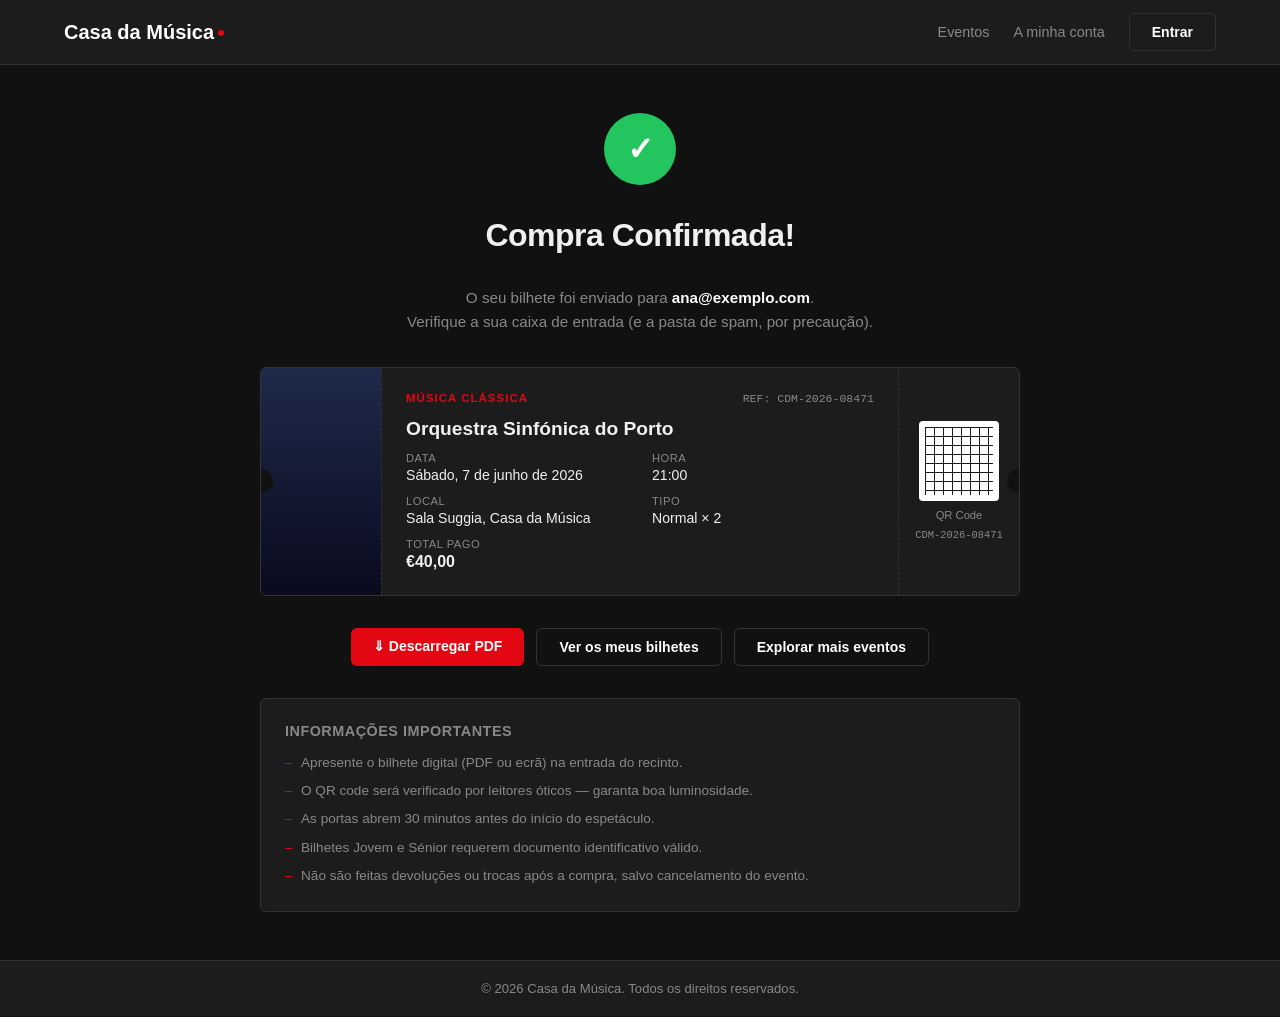
<file: site/confirmacao.html>
<!DOCTYPE html>
<html lang="pt">
<head>
  <meta charset="UTF-8" />
  <meta name="viewport" content="width=device-width, initial-scale=1.0" />
  <title>Compra Confirmada — Casa da Música</title>
  <link rel="stylesheet" href="confirmacao.css" />
</head>
<body>
  <header class="header">
    <div class="header-inner">
      <a href="index.html" class="logo">Casa da Música</a>
      <nav class="nav">
        <a href="index.html" class="nav-link">Eventos</a>
        <a href="conta.html" class="nav-link">A minha conta</a>
        <a href="login.html" class="btn btn-outline">Entrar</a>
      </nav>
    </div>
  </header>

  <main class="main">
    <div class="confirm-container">

      <div class="success-icon">&#10003;</div>
      <h1 class="confirm-title">Compra Confirmada!</h1>
      <p class="confirm-sub">
        O seu bilhete foi enviado para <strong>ana@exemplo.com</strong>.<br />
        Verifique a sua caixa de entrada (e a pasta de spam, por precaução).
      </p>

      <!-- Ticket -->
      <div class="ticket-card">
        <div class="ticket-left">
          <div class="ticket-cover"></div>
        </div>
        <div class="ticket-body">
          <div class="ticket-header">
            <span class="ticket-cat">Música Clássica</span>
            <span class="ticket-ref">REF: CDM-2026-08471</span>
          </div>
          <h2 class="ticket-title">Orquestra Sinfónica do Porto</h2>
          <div class="ticket-details">
            <div class="td-item">
              <span class="td-label">Data</span>
              <span class="td-value">Sábado, 7 de junho de 2026</span>
            </div>
            <div class="td-item">
              <span class="td-label">Hora</span>
              <span class="td-value">21:00</span>
            </div>
            <div class="td-item">
              <span class="td-label">Local</span>
              <span class="td-value">Sala Suggia, Casa da Música</span>
            </div>
            <div class="td-item">
              <span class="td-label">Tipo</span>
              <span class="td-value">Normal × 2</span>
            </div>
            <div class="td-item">
              <span class="td-label">Total pago</span>
              <span class="td-value price">€40,00</span>
            </div>
          </div>
        </div>
        <div class="ticket-qr">
          <div class="qr-placeholder">
            <div class="qr-grid"></div>
          </div>
          <p class="qr-label">QR Code</p>
          <p class="qr-ref">CDM-2026-08471</p>
        </div>
      </div>

      <div class="actions">
        <a href="#" class="btn btn-primary">&#8659; Descarregar PDF</a>
        <a href="conta.html" class="btn btn-outline">Ver os meus bilhetes</a>
        <a href="index.html" class="btn btn-outline">Explorar mais eventos</a>
      </div>

      <div class="info-box">
        <h3>Informações importantes</h3>
        <ul>
          <li>Apresente o bilhete digital (PDF ou ecrã) na entrada do recinto.</li>
          <li>O QR code será verificado por leitores óticos — garanta boa luminosidade.</li>
          <li>As portas abrem 30 minutos antes do início do espetáculo.</li>
          <li>Bilhetes Jovem e Sénior requerem documento identificativo válido.</li>
          <li>Não são feitas devoluções ou trocas após a compra, salvo cancelamento do evento.</li>
        </ul>
      </div>

    </div>
  </main>

  <footer class="footer">
    <p>&copy; 2026 Casa da Música. Todos os direitos reservados.</p>
  </footer>

  <script>
    const ref = new URLSearchParams(window.location.search).get('ref');
    if (ref) {
      fetch('../scripts/bilhete.php?ref=' + encodeURIComponent(ref))
        .then(r => r.json())
        .then(res => {
          if (!res.sucesso) return;
          const c = res.dados;
          // Actualizar referência
          document.querySelector('.ticket-ref').textContent = 'REF: ' + c.referencia;
          document.querySelector('.qr-ref').textContent = c.referencia;
          // Detalhes
          document.querySelector('.confirm-sub').innerHTML =
            `O seu bilhete foi enviado para <strong>${c.email_cliente}</strong>.<br />
             Verifique a sua caixa de entrada (e a pasta de spam, por precaução).`;
          document.querySelector('.ticket-title').textContent = c.evento_nome;
          // Preencher td-items
          const rows = document.querySelectorAll('.td-item');
          if (rows[0]) rows[0].querySelector('.td-value').textContent =
            new Date(c.evento_data).toLocaleDateString('pt-PT', {weekday:'long', day:'numeric', month:'long', year:'numeric'});
          if (rows[1]) rows[1].querySelector('.td-value').textContent = c.evento_hora;
          if (rows[2]) rows[2].querySelector('.td-value').textContent = c.evento_sala;
          if (rows[3]) rows[3].querySelector('.td-value').textContent =
            (c.itens || []).map(i => i.tipo[0].toUpperCase() + i.tipo.slice(1) + ' × ' + i.quantidade).join(', ');
          if (rows[4]) rows[4].querySelector('.td-value').textContent =
            '€' + parseFloat(c.total).toFixed(2).replace('.', ',');
          // Link PDF (simulado)
          document.querySelector('.actions a[href="#"]').href = '../scripts/bilhete.php?ref=' + encodeURIComponent(ref) + '&formato=pdf';
        })
        .catch(() => {});
    }
  </script>
</body>
</html>
</file>
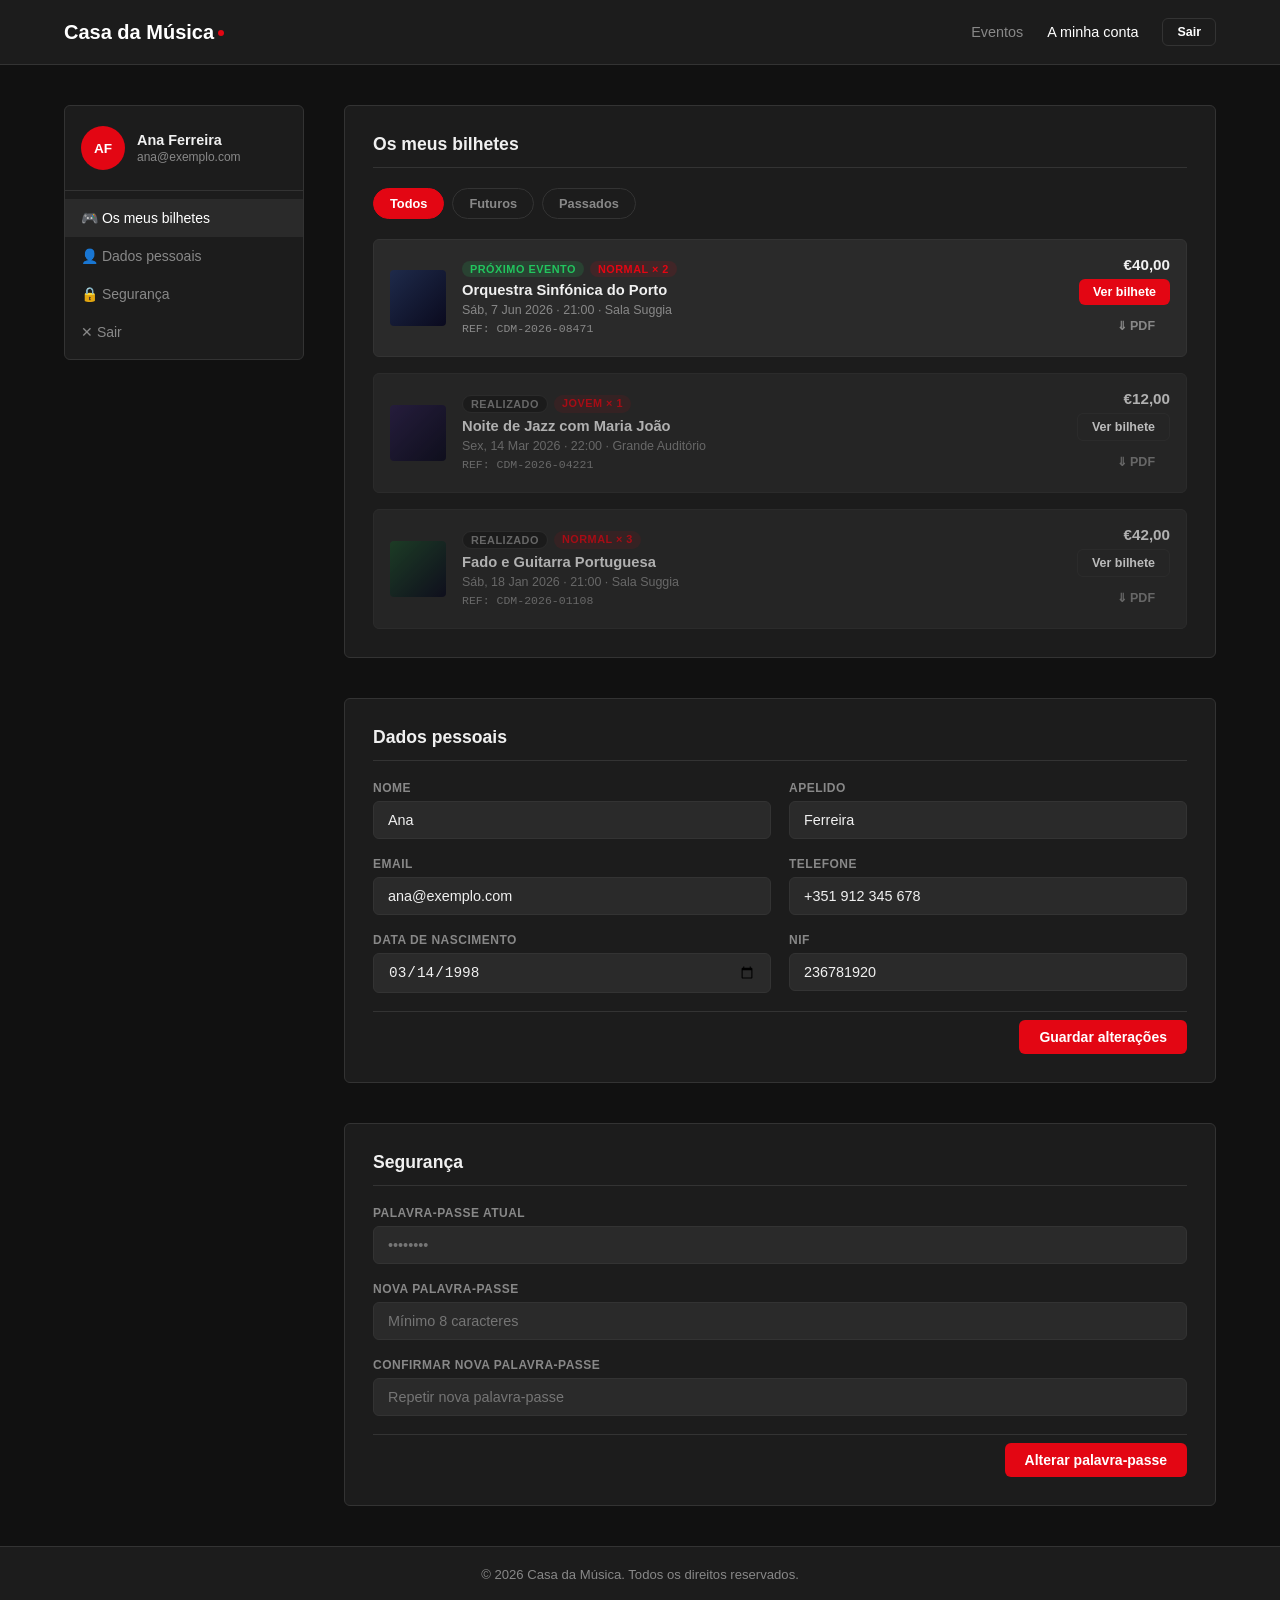
<file: site/conta.html>
<!DOCTYPE html>
<html lang="pt">
<head>
  <meta charset="UTF-8" />
  <meta name="viewport" content="width=device-width, initial-scale=1.0" />
  <title>A minha conta — Casa da Música</title>
  <link rel="stylesheet" href="conta.css" />
</head>
<body>
  <header class="header">
    <div class="header-inner">
      <a href="index.html" class="logo">Casa da Música</a>
      <nav class="nav">
        <a href="index.html" class="nav-link">Eventos</a>
        <a href="conta.html" class="nav-link active">A minha conta</a>
        <a href="login.html" class="btn btn-outline btn-sm">Sair</a>
      </nav>
    </div>
  </header>

  <main class="main">
    <div class="page-layout">

      <!-- Sidebar menu -->
      <nav class="side-menu">
        <div class="user-card">
          <div class="user-avatar">AF</div>
          <div>
            <p class="user-name">Ana Ferreira</p>
            <p class="user-email">ana@exemplo.com</p>
          </div>
        </div>
        <ul class="menu-list">
          <li><a href="#bilhetes" class="menu-item active">&#127918; Os meus bilhetes</a></li>
          <li><a href="#perfil"   class="menu-item">&#128100; Dados pessoais</a></li>
          <li><a href="#seguranca" class="menu-item">&#128274; Segurança</a></li>
          <li><a href="login.html" class="menu-item menu-item-danger">&#10005; Sair</a></li>
        </ul>
      </nav>

      <!-- Content -->
      <div class="content">

        <!-- Tickets section -->
        <section id="bilhetes" class="content-section">
          <h2 class="section-title">Os meus bilhetes</h2>

          <div class="filter-bar">
            <button class="filter-btn active">Todos</button>
            <button class="filter-btn">Futuros</button>
            <button class="filter-btn">Passados</button>
          </div>

          <div class="tickets-list">

            <!-- Upcoming ticket -->
            <div class="ticket-row">
              <div class="ticket-cover upcoming"></div>
              <div class="ticket-info">
                <div class="ticket-badges">
                  <span class="badge badge-upcoming">Próximo evento</span>
                  <span class="badge badge-type">Normal × 2</span>
                </div>
                <h3 class="ticket-event">Orquestra Sinfónica do Porto</h3>
                <p class="ticket-meta">Sáb, 7 Jun 2026 · 21:00 · Sala Suggia</p>
                <p class="ticket-ref">REF: CDM-2026-08471</p>
              </div>
              <div class="ticket-actions">
                <span class="ticket-total">€40,00</span>
                <a href="confirmacao.html" class="btn btn-primary btn-sm">Ver bilhete</a>
                <a href="#" class="btn btn-ghost btn-sm">&#8659; PDF</a>
              </div>
            </div>

            <!-- Past ticket 1 -->
            <div class="ticket-row past">
              <div class="ticket-cover past-cover-1"></div>
              <div class="ticket-info">
                <div class="ticket-badges">
                  <span class="badge badge-past">Realizado</span>
                  <span class="badge badge-type">Jovem × 1</span>
                </div>
                <h3 class="ticket-event">Noite de Jazz com Maria João</h3>
                <p class="ticket-meta">Sex, 14 Mar 2026 · 22:00 · Grande Auditório</p>
                <p class="ticket-ref">REF: CDM-2026-04221</p>
              </div>
              <div class="ticket-actions">
                <span class="ticket-total">€12,00</span>
                <a href="#" class="btn btn-outline btn-sm">Ver bilhete</a>
                <a href="#" class="btn btn-ghost btn-sm">&#8659; PDF</a>
              </div>
            </div>

            <!-- Past ticket 2 -->
            <div class="ticket-row past">
              <div class="ticket-cover past-cover-2"></div>
              <div class="ticket-info">
                <div class="ticket-badges">
                  <span class="badge badge-past">Realizado</span>
                  <span class="badge badge-type">Normal × 3</span>
                </div>
                <h3 class="ticket-event">Fado e Guitarra Portuguesa</h3>
                <p class="ticket-meta">Sáb, 18 Jan 2026 · 21:00 · Sala Suggia</p>
                <p class="ticket-ref">REF: CDM-2026-01108</p>
              </div>
              <div class="ticket-actions">
                <span class="ticket-total">€42,00</span>
                <a href="#" class="btn btn-outline btn-sm">Ver bilhete</a>
                <a href="#" class="btn btn-ghost btn-sm">&#8659; PDF</a>
              </div>
            </div>

          </div>
        </section>

        <!-- Profile section -->
        <section id="perfil" class="content-section">
          <h2 class="section-title">Dados pessoais</h2>
          <form class="profile-form">
            <div class="form-row">
              <div class="form-group">
                <label>Nome</label>
                <input type="text" value="Ana" />
              </div>
              <div class="form-group">
                <label>Apelido</label>
                <input type="text" value="Ferreira" />
              </div>
            </div>
            <div class="form-row">
              <div class="form-group">
                <label>Email</label>
                <input type="email" value="ana@exemplo.com" />
              </div>
              <div class="form-group">
                <label>Telefone</label>
                <input type="tel" value="+351 912 345 678" />
              </div>
            </div>
            <div class="form-row">
              <div class="form-group">
                <label>Data de nascimento</label>
                <input type="date" value="1998-03-14" />
              </div>
              <div class="form-group">
                <label>NIF</label>
                <input type="text" value="236781920" maxlength="9" />
              </div>
            </div>
            <div class="form-actions">
              <button type="submit" class="btn btn-primary">Guardar alterações</button>
            </div>
          </form>
        </section>

        <!-- Security section -->
        <section id="seguranca" class="content-section">
          <h2 class="section-title">Segurança</h2>
          <form class="profile-form">
            <div class="form-group">
              <label>Palavra-passe atual</label>
              <input type="password" placeholder="••••••••" />
            </div>
            <div class="form-group">
              <label>Nova palavra-passe</label>
              <input type="password" placeholder="Mínimo 8 caracteres" />
            </div>
            <div class="form-group">
              <label>Confirmar nova palavra-passe</label>
              <input type="password" placeholder="Repetir nova palavra-passe" />
            </div>
            <div class="form-actions">
              <button type="submit" class="btn btn-primary">Alterar palavra-passe</button>
            </div>
          </form>
        </section>

      </div>
    </div>
  </main>

  <footer class="footer">
    <p>&copy; 2026 Casa da Música. Todos os direitos reservados.</p>
  </footer>
</body>
</html>
</file>
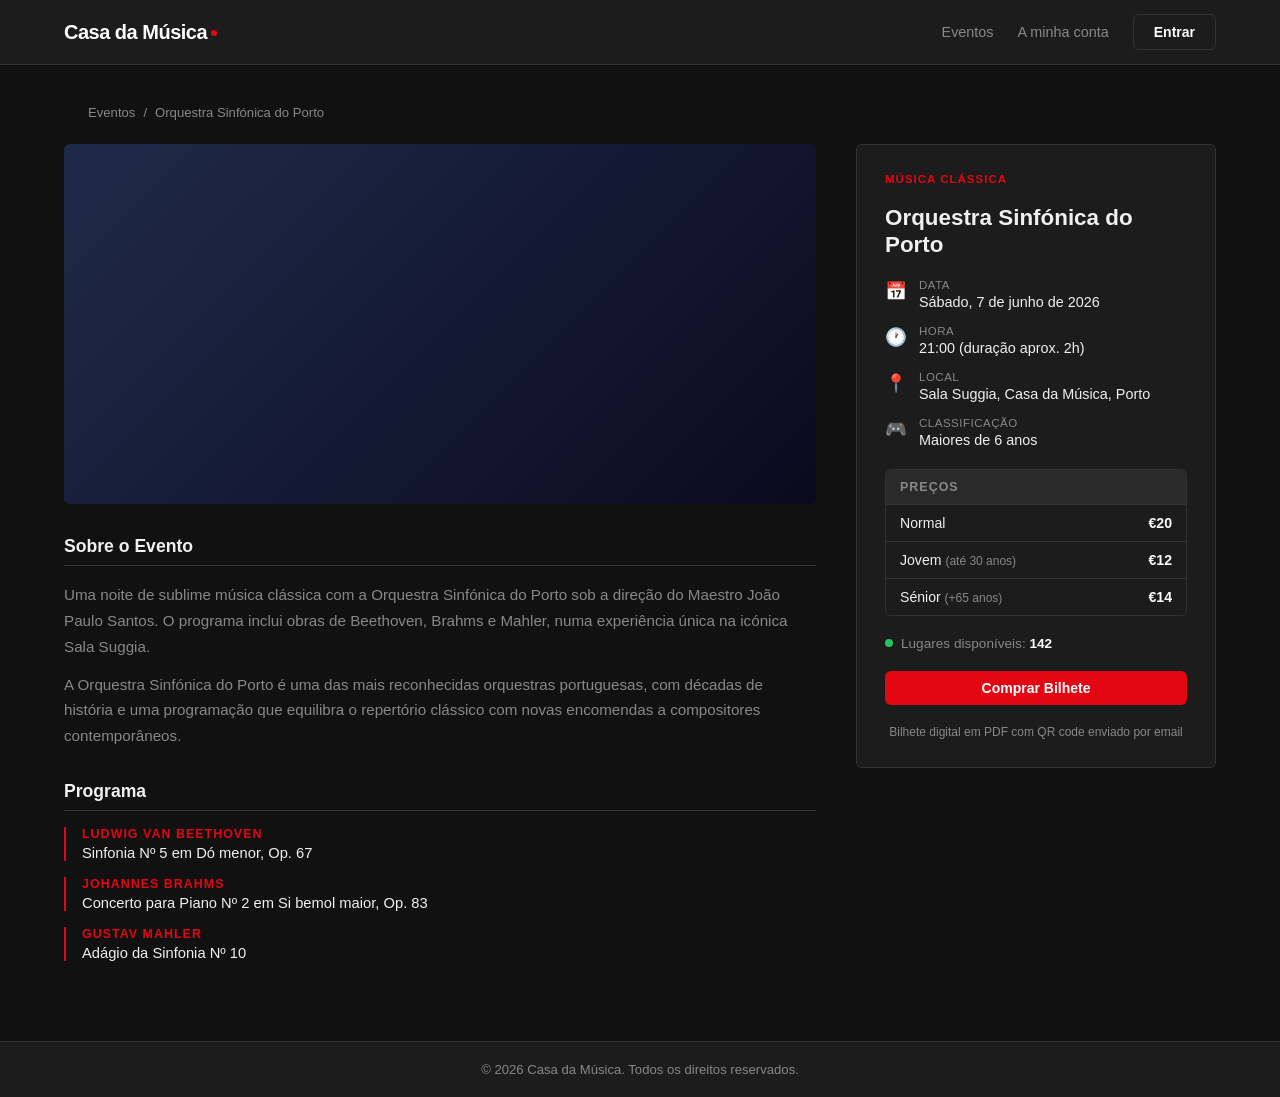
<file: site/evento.html>
<!DOCTYPE html>
<html lang="pt">
<head>
  <meta charset="UTF-8" />
  <meta name="viewport" content="width=device-width, initial-scale=1.0" />
  <title>Orquestra Sinfónica do Porto — Casa da Música</title>
  <link rel="stylesheet" href="evento.css" />
</head>
<body>
  <header class="header">
    <div class="header-inner">
      <a href="index.html" class="logo">Casa da Música</a>
      <nav class="nav">
        <a href="index.html" class="nav-link">Eventos</a>
        <a href="conta.html" class="nav-link">A minha conta</a>
        <a href="login.html" class="btn btn-outline">Entrar</a>
      </nav>
    </div>
  </header>

  <main class="main">
    <div class="breadcrumb">
      <a href="index.html">Eventos</a>
      <span>/</span>
      <span>Orquestra Sinfónica do Porto</span>
    </div>

    <div class="event-layout">
      <div class="event-left">
        <div class="event-cover"></div>

        <section class="event-info-block">
          <h2>Sobre o Evento</h2>
          <p>
            Uma noite de sublime música clássica com a Orquestra Sinfónica do Porto sob a direção do Maestro João Paulo Santos. O programa inclui obras de Beethoven, Brahms e Mahler, numa experiência única na icónica Sala Suggia.
          </p>
          <p>
            A Orquestra Sinfónica do Porto é uma das mais reconhecidas orquestras portuguesas, com décadas de história e uma programação que equilibra o repertório clássico com novas encomendas a compositores contemporâneos.
          </p>
        </section>

        <section class="event-info-block">
          <h2>Programa</h2>
          <ul class="program-list">
            <li>
              <span class="program-composer">Ludwig van Beethoven</span>
              <span class="program-work">Sinfonia Nº 5 em Dó menor, Op. 67</span>
            </li>
            <li>
              <span class="program-composer">Johannes Brahms</span>
              <span class="program-work">Concerto para Piano Nº 2 em Si bemol maior, Op. 83</span>
            </li>
            <li>
              <span class="program-composer">Gustav Mahler</span>
              <span class="program-work">Adágio da Sinfonia Nº 10</span>
            </li>
          </ul>
        </section>
      </div>

      <aside class="event-sidebar">
        <div class="sidebar-card">
          <span class="event-category-tag">Música Clássica</span>
          <h1 class="event-title">Orquestra Sinfónica do Porto</h1>

          <div class="event-details">
            <div class="detail-row">
              <span class="detail-icon">&#128197;</span>
              <div>
                <span class="detail-label">Data</span>
                <span class="detail-value">Sábado, 7 de junho de 2026</span>
              </div>
            </div>
            <div class="detail-row">
              <span class="detail-icon">&#128336;</span>
              <div>
                <span class="detail-label">Hora</span>
                <span class="detail-value">21:00 (duração aprox. 2h)</span>
              </div>
            </div>
            <div class="detail-row">
              <span class="detail-icon">&#128205;</span>
              <div>
                <span class="detail-label">Local</span>
                <span class="detail-value">Sala Suggia, Casa da Música, Porto</span>
              </div>
            </div>
            <div class="detail-row">
              <span class="detail-icon">&#127918;</span>
              <div>
                <span class="detail-label">Classificação</span>
                <span class="detail-value">Maiores de 6 anos</span>
              </div>
            </div>
          </div>

          <div class="ticket-types">
            <h3>Preços</h3>
            <div class="ticket-type-row">
              <span>Normal</span>
              <span class="price">€20</span>
            </div>
            <div class="ticket-type-row">
              <span>Jovem <small>(até 30 anos)</small></span>
              <span class="price">€12</span>
            </div>
            <div class="ticket-type-row">
              <span>Sénior <small>(+65 anos)</small></span>
              <span class="price">€14</span>
            </div>
          </div>

          <div class="availability">
            <span class="avail-dot"></span>
            <span>Lugares disponíveis: <strong>142</strong></span>
          </div>

          <a href="checkout.html" class="btn btn-primary btn-full">Comprar Bilhete</a>
          <p class="sidebar-note">Bilhete digital em PDF com QR code enviado por email</p>
        </div>
      </aside>
    </div>
  </main>

  <footer class="footer">
    <p>&copy; 2026 Casa da Música. Todos os direitos reservados.</p>
  </footer>
</body>
</html>
</file>
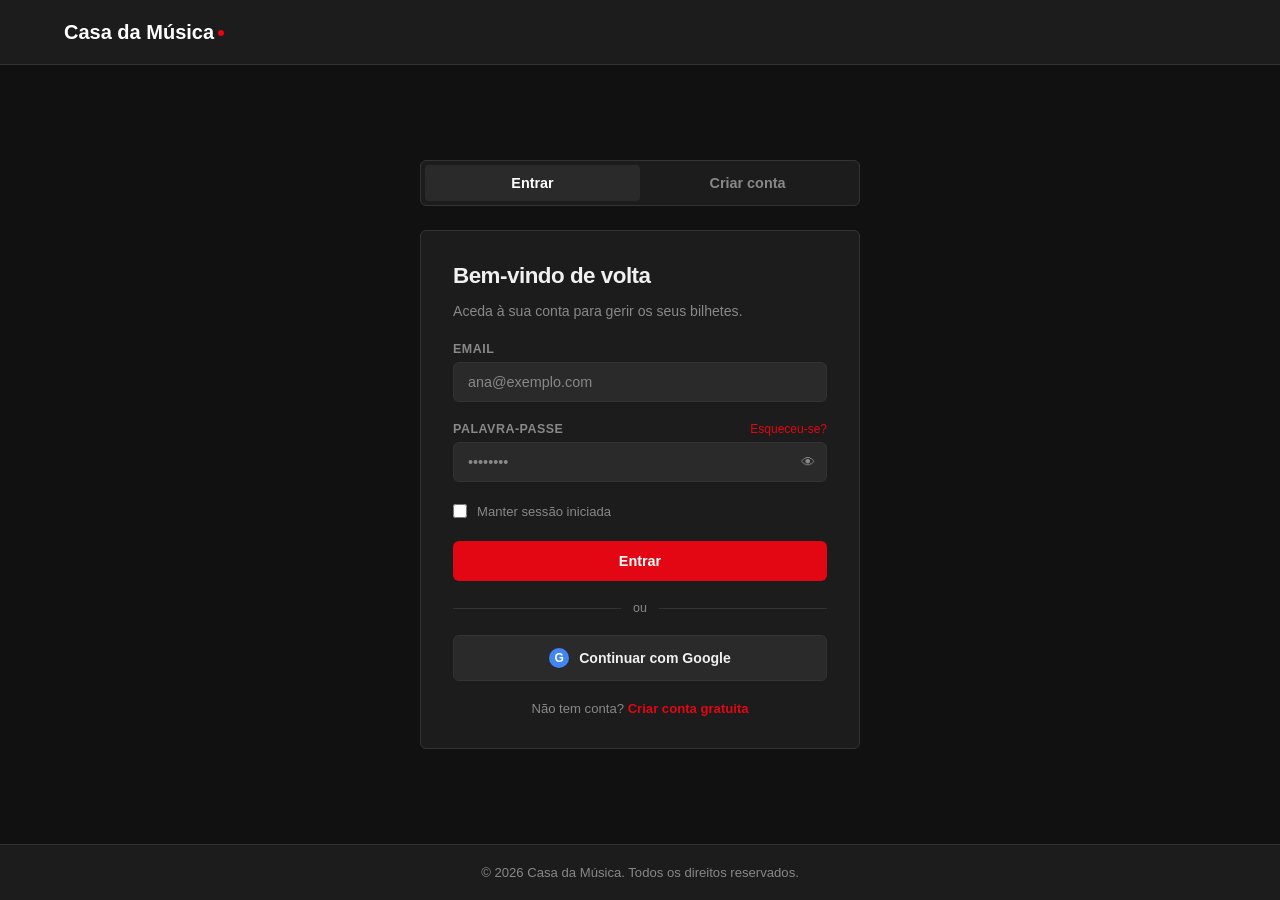
<file: site/login.html>
<!DOCTYPE html>
<html lang="pt">
<head>
  <meta charset="UTF-8" />
  <meta name="viewport" content="width=device-width, initial-scale=1.0" />
  <title>Entrar / Registar — Casa da Música</title>
  <link rel="stylesheet" href="login.css" />
</head>
<body>
  <header class="header">
    <div class="header-inner">
      <a href="index.html" class="logo">Casa da Música</a>
    </div>
  </header>

  <main class="main">
    <div class="auth-container">

      <div class="tabs">
        <button class="tab active" id="tab-login" onclick="switchTab('login')">Entrar</button>
        <button class="tab" id="tab-register" onclick="switchTab('register')">Criar conta</button>
      </div>

      <!-- Login form -->
      <form class="auth-form" id="form-login" action="../scripts/login.php" method="POST">
        <h1 class="form-title">Bem-vindo de volta</h1>
        <p class="form-sub">Aceda à sua conta para gerir os seus bilhetes.</p>

        <div class="form-group">
          <label for="login-email">Email</label>
          <input type="email" id="login-email" name="email" placeholder="ana@exemplo.com" autocomplete="email" />
        </div>

        <div class="form-group">
          <label for="login-pass">
            Palavra-passe
            <a href="#" class="forgot-link">Esqueceu-se?</a>
          </label>
          <div class="input-wrap">
            <input type="password" id="login-pass" name="password" placeholder="••••••••" autocomplete="current-password" />
            <button type="button" class="toggle-pass" onclick="togglePass('login-pass')">&#128065;</button>
          </div>
        </div>

        <label class="checkbox-label">
          <input type="checkbox" />
          <span>Manter sessão iniciada</span>
        </label>

        <input type="hidden" name="csrf_token" id="csrf-login" value="" />
        <button type="submit" class="btn btn-primary btn-full">Entrar</button>

        <div class="divider"><span>ou</span></div>

        <button type="button" class="btn btn-social">
          <span class="social-icon">G</span>
          Continuar com Google
        </button>

        <p class="switch-hint">
          Não tem conta?
          <button type="button" class="link-btn" onclick="switchTab('register')">Criar conta gratuita</button>
        </p>
      </form>

      <!-- Register form -->
      <form class="auth-form hidden" id="form-register" action="../scripts/novoregisto.php" method="POST">
        <h1 class="form-title">Criar conta</h1>
        <p class="form-sub">Registe-se para comprar bilhetes e guardar o seu histórico.</p>

        <div class="form-row">
          <div class="form-group">
            <label for="reg-nome">Nome</label>
            <input type="text" id="reg-nome" name="nome" placeholder="Ana" autocomplete="given-name" required />
          </div>
          <div class="form-group">
            <label for="reg-apelido">Apelido</label>
            <input type="text" id="reg-apelido" name="apelido" placeholder="Ferreira" autocomplete="family-name" required />
          </div>
        </div>

        <div class="form-group">
          <label for="reg-email">Email</label>
          <input type="email" id="reg-email" name="email" placeholder="ana@exemplo.com" autocomplete="email" required />
        </div>

        <div class="form-group">
          <label for="reg-pass">Palavra-passe</label>
          <div class="input-wrap">
            <input type="password" id="reg-pass" name="password" placeholder="Mínimo 8 caracteres" autocomplete="new-password" required />
            <button type="button" class="toggle-pass" onclick="togglePass('reg-pass')">&#128065;</button>
          </div>
        </div>

        <div class="form-group">
          <label for="reg-pass2">Confirmar palavra-passe</label>
          <div class="input-wrap">
            <input type="password" id="reg-pass2" name="password2" placeholder="Repetir palavra-passe" autocomplete="new-password" required />
            <button type="button" class="toggle-pass" onclick="togglePass('reg-pass2')">&#128065;</button>
          </div>
        </div>

        <div class="form-group">
          <label for="reg-nascimento">Data de nascimento</label>
          <input type="date" id="reg-nascimento" name="data_nascimento" />
        </div>

        <label class="checkbox-label">
          <input type="checkbox" required />
          <span>Li e aceito os <a href="#">Termos e Condições</a> e a <a href="#">Política de Privacidade</a></span>
        </label>

        <input type="hidden" name="csrf_token" id="csrf-register" value="" />
        <button type="submit" class="btn btn-primary btn-full">Criar conta</button>

        <p class="switch-hint">
          Já tem conta?
          <button type="button" class="link-btn" onclick="switchTab('login')">Entrar</button>
        </p>
      </form>

    </div>
  </main>

  <footer class="footer">
    <p>&copy; 2026 Casa da Música. Todos os direitos reservados.</p>
  </footer>

  <script>
    function switchTab(tab) {
      document.getElementById('tab-login').classList.toggle('active', tab === 'login');
      document.getElementById('tab-register').classList.toggle('active', tab === 'register');
      document.getElementById('form-login').classList.toggle('hidden', tab !== 'login');
      document.getElementById('form-register').classList.toggle('hidden', tab !== 'register');
    }

    function togglePass(id) {
      const input = document.getElementById(id);
      input.type = input.type === 'password' ? 'text' : 'password';
    }
  </script>
</body>
</html>
</file>
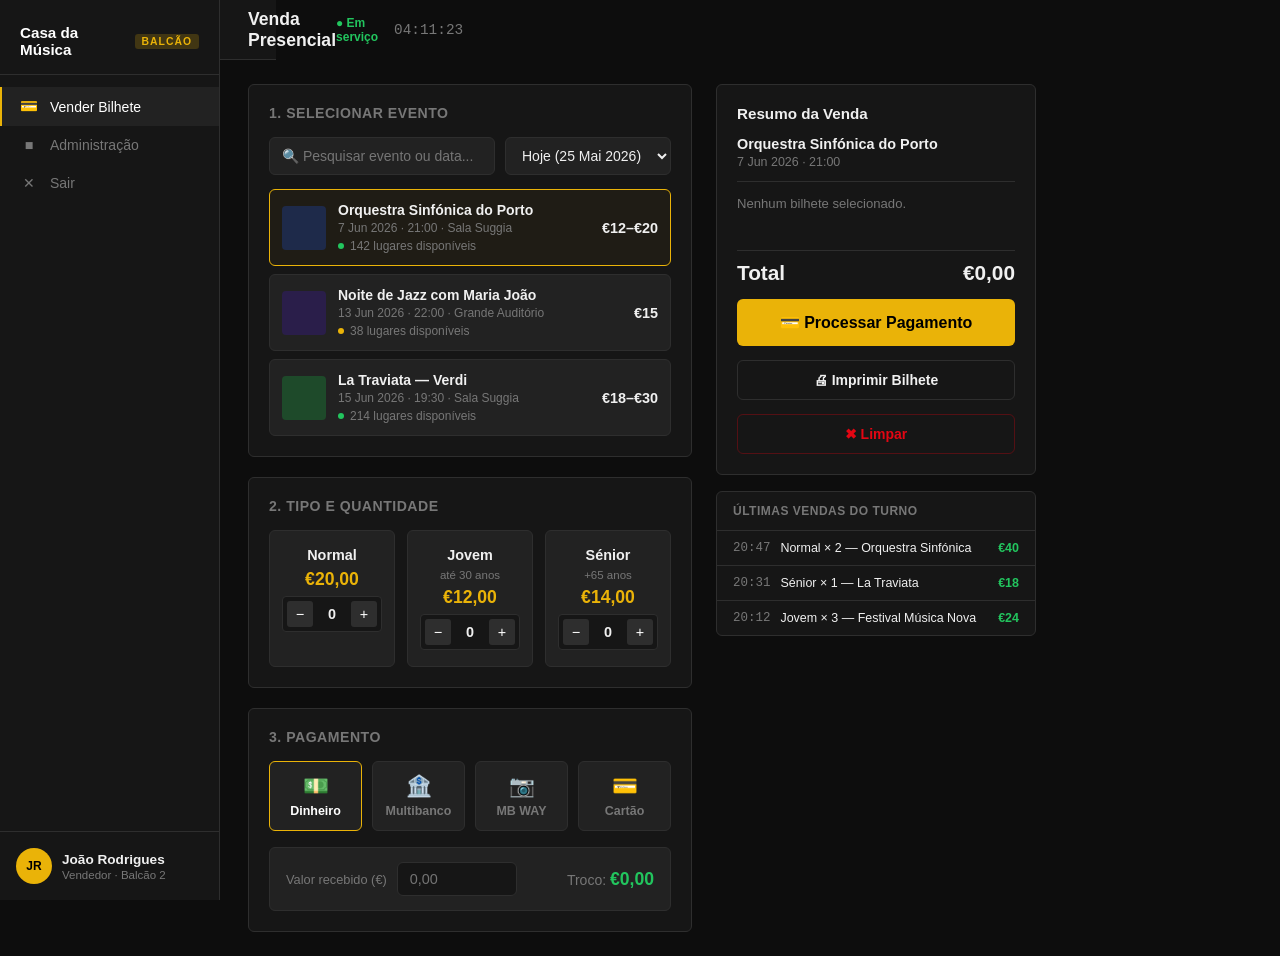
<file: site/vendedor.html>
<!DOCTYPE html>
<html lang="pt">
<head>
  <meta charset="UTF-8" />
  <meta name="viewport" content="width=device-width, initial-scale=1.0" />
  <title>Balcão de Venda — Casa da Música</title>
  <link rel="stylesheet" href="vendedor.css" />
</head>
<body>
  <div class="app">

    <aside class="sidebar">
      <div class="sidebar-header">
        <span class="logo">Casa da Música</span>
        <span class="role-tag">Balcão</span>
      </div>
      <nav class="sidebar-nav">
        <a href="vendedor.html" class="nav-item active">
          <span class="nav-icon">&#128179;</span> Vender Bilhete
        </a>
        <a href="admin-dashboard.html" class="nav-item">
          <span class="nav-icon">&#9632;</span> Administração
        </a>
        <a href="login.html" class="nav-item nav-item-danger">
          <span class="nav-icon">&#10005;</span> Sair
        </a>
      </nav>
      <div class="sidebar-footer">
        <div class="vendor-card">
          <div class="vendor-avatar">JR</div>
          <div>
            <p class="vendor-name">João Rodrigues</p>
            <p class="vendor-role">Vendedor · Balcão 2</p>
          </div>
        </div>
      </div>
    </aside>

    <div class="page">
      <header class="topbar">
        <h1 class="page-title">Venda Presencial</h1>
        <div class="topbar-right">
          <span class="live-badge">&#9679; Em serviço</span>
          <span class="topbar-time" id="clock">--:--:--</span>
        </div>
      </header>

      <main class="content">
        <div class="pos-layout">

          <!-- Left: Event + ticket selection -->
          <div class="pos-left">

            <!-- Event search -->
            <section class="pos-card">
              <h2 class="card-title">1. Selecionar Evento</h2>
              <div class="event-search-row">
                <input class="search-input" type="text" placeholder="&#128269; Pesquisar evento ou data..." />
                <select class="filter-select">
                  <option>Hoje (25 Mai 2026)</option>
                  <option>Esta semana</option>
                  <option>Este mês</option>
                  <option>Todos</option>
                </select>
              </div>

              <div class="event-picker">
                <label class="event-opt selected">
                  <input type="radio" name="event" value="osp" checked />
                  <div class="opt-body">
                    <div class="opt-cover" style="background:#1e2a4a;"></div>
                    <div class="opt-info">
                      <p class="opt-name">Orquestra Sinfónica do Porto</p>
                      <p class="opt-meta">7 Jun 2026 · 21:00 · Sala Suggia</p>
                      <p class="opt-avail">
                        <span class="dot green"></span> 142 lugares disponíveis
                      </p>
                    </div>
                    <span class="opt-price">€12–€20</span>
                  </div>
                </label>

                <label class="event-opt">
                  <input type="radio" name="event" value="jazz" />
                  <div class="opt-body">
                    <div class="opt-cover" style="background:#2a1e4a;"></div>
                    <div class="opt-info">
                      <p class="opt-name">Noite de Jazz com Maria João</p>
                      <p class="opt-meta">13 Jun 2026 · 22:00 · Grande Auditório</p>
                      <p class="opt-avail">
                        <span class="dot yellow"></span> 38 lugares disponíveis
                      </p>
                    </div>
                    <span class="opt-price">€15</span>
                  </div>
                </label>

                <label class="event-opt">
                  <input type="radio" name="event" value="traviata" />
                  <div class="opt-body">
                    <div class="opt-cover" style="background:#1e4a2a;"></div>
                    <div class="opt-info">
                      <p class="opt-name">La Traviata — Verdi</p>
                      <p class="opt-meta">15 Jun 2026 · 19:30 · Sala Suggia</p>
                      <p class="opt-avail">
                        <span class="dot green"></span> 214 lugares disponíveis
                      </p>
                    </div>
                    <span class="opt-price">€18–€30</span>
                  </div>
                </label>
              </div>
            </section>

            <!-- Ticket type -->
            <section class="pos-card">
              <h2 class="card-title">2. Tipo e Quantidade</h2>
              <div class="ticket-grid">

                <div class="tkt-btn" onclick="setTicket('normal')">
                  <span class="tkt-type">Normal</span>
                  <span class="tkt-price">€20,00</span>
                  <div class="tkt-qty-row">
                    <button class="qty-btn" onclick="event.stopPropagation();changeQty('normal',-1)">−</button>
                    <span class="qty-val" id="q-normal">0</span>
                    <button class="qty-btn" onclick="event.stopPropagation();changeQty('normal',1)">+</button>
                  </div>
                </div>

                <div class="tkt-btn" onclick="setTicket('jovem')">
                  <span class="tkt-type">Jovem</span>
                  <span class="tkt-note">até 30 anos</span>
                  <span class="tkt-price">€12,00</span>
                  <div class="tkt-qty-row">
                    <button class="qty-btn" onclick="event.stopPropagation();changeQty('jovem',-1)">−</button>
                    <span class="qty-val" id="q-jovem">0</span>
                    <button class="qty-btn" onclick="event.stopPropagation();changeQty('jovem',1)">+</button>
                  </div>
                </div>

                <div class="tkt-btn" onclick="setTicket('senior')">
                  <span class="tkt-type">Sénior</span>
                  <span class="tkt-note">+65 anos</span>
                  <span class="tkt-price">€14,00</span>
                  <div class="tkt-qty-row">
                    <button class="qty-btn" onclick="event.stopPropagation();changeQty('senior',-1)">−</button>
                    <span class="qty-val" id="q-senior">0</span>
                    <button class="qty-btn" onclick="event.stopPropagation();changeQty('senior',1)">+</button>
                  </div>
                </div>

              </div>
            </section>

            <!-- Payment method -->
            <section class="pos-card">
              <h2 class="card-title">3. Pagamento</h2>
              <div class="payment-btns">
                <label class="pay-btn selected">
                  <input type="radio" name="pay" value="dinheiro" checked />
                  <span class="pay-icon">&#128181;</span>
                  <span>Dinheiro</span>
                </label>
                <label class="pay-btn">
                  <input type="radio" name="pay" value="multibanco" />
                  <span class="pay-icon">&#127974;</span>
                  <span>Multibanco</span>
                </label>
                <label class="pay-btn">
                  <input type="radio" name="pay" value="mbway" />
                  <span class="pay-icon">&#128247;</span>
                  <span>MB WAY</span>
                </label>
                <label class="pay-btn">
                  <input type="radio" name="pay" value="cartao" />
                  <span class="pay-icon">&#128179;</span>
                  <span>Cartão</span>
                </label>
              </div>

              <!-- Cash change calculator (shown when Dinheiro selected) -->
              <div class="change-calc" id="change-calc">
                <div class="change-row">
                  <label>Valor recebido (€)</label>
                  <input type="number" id="cash-received" placeholder="0,00" oninput="calcChange()" min="0" step="0.50" />
                </div>
                <div class="change-result">
                  Troco: <strong id="change-val">€0,00</strong>
                </div>
              </div>
            </section>
          </div>

          <!-- Right: Order summary + actions -->
          <aside class="pos-right">
            <div class="order-card">
              <h2 class="order-title">Resumo da Venda</h2>

              <div class="order-event">
                <p class="order-event-name" id="order-event-name">Orquestra Sinfónica do Porto</p>
                <p class="order-event-date">7 Jun 2026 · 21:00</p>
              </div>

              <div class="order-lines" id="order-lines">
                <p class="order-empty">Nenhum bilhete selecionado.</p>
              </div>

              <div class="order-total">
                <span>Total</span>
                <span id="order-total">€0,00</span>
              </div>

              <button class="btn btn-primary btn-full btn-xl" onclick="processPayment()">
                &#128179; Processar Pagamento
              </button>

              <button class="btn btn-ghost btn-full" onclick="printTicket()">
                &#128424; Imprimir Bilhete
              </button>

              <button class="btn btn-danger btn-full" onclick="clearOrder()">
                &#10006; Limpar
              </button>
            </div>

            <!-- Recent sales log -->
            <div class="sales-log">
              <h3 class="log-title">Últimas vendas do turno</h3>
              <ul class="log-list">
                <li class="log-item">
                  <span class="log-time">20:47</span>
                  <span class="log-desc">Normal × 2 — Orquestra Sinfónica</span>
                  <span class="log-amount">€40</span>
                </li>
                <li class="log-item">
                  <span class="log-time">20:31</span>
                  <span class="log-desc">Sénior × 1 — La Traviata</span>
                  <span class="log-amount">€18</span>
                </li>
                <li class="log-item">
                  <span class="log-time">20:12</span>
                  <span class="log-desc">Jovem × 3 — Festival Música Nova</span>
                  <span class="log-amount">€24</span>
                </li>
              </ul>
            </div>
          </aside>

        </div>
      </main>
    </div>
  </div>

  <script>
    // Clock
    function updateClock() {
      const now = new Date();
      document.getElementById('clock').textContent = now.toLocaleTimeString('pt-PT');
    }
    updateClock();
    setInterval(updateClock, 1000);

    // Quantities
    const prices = { normal: 20, jovem: 12, senior: 14 };
    const labels = { normal: 'Normal', jovem: 'Jovem', senior: 'Sénior' };
    const qtys   = { normal: 0, jovem: 0, senior: 0 };

    function changeQty(type, delta) {
      qtys[type] = Math.max(0, qtys[type] + delta);
      document.getElementById('q-' + type).textContent = qtys[type];
      updateOrder();
    }

    function setTicket() {}

    function updateOrder() {
      const linesEl = document.getElementById('order-lines');
      const totalEl = document.getElementById('order-total');
      let total = 0;
      let html = '';
      for (const [t, q] of Object.entries(qtys)) {
        if (q > 0) {
          const sub = q * prices[t];
          total += sub;
          html += `<div class="order-line"><span>${labels[t]} × ${q}</span><span>€${sub.toFixed(2).replace('.',',')}</span></div>`;
        }
      }
      linesEl.innerHTML = html || '<p class="order-empty">Nenhum bilhete selecionado.</p>';
      totalEl.textContent = '€' + total.toFixed(2).replace('.', ',');
      calcChange();
    }

    function calcChange() {
      const received = parseFloat(document.getElementById('cash-received').value) || 0;
      const total = Object.entries(qtys).reduce((s, [t, q]) => s + q * prices[t], 0);
      const change = received - total;
      document.getElementById('change-val').textContent = '€' + Math.max(0, change).toFixed(2).replace('.', ',');
    }

    function processPayment() {
      const total = Object.entries(qtys).reduce((s, [t, q]) => s + q * prices[t], 0);
      if (total === 0) { alert('Selecione pelo menos um bilhete.'); return; }
      alert('Pagamento processado com sucesso!\nBilhete pronto para impressão.');
      clearOrder();
    }

    function printTicket() {
      alert('A enviar para impressora...');
    }

    function clearOrder() {
      Object.keys(qtys).forEach(k => {
        qtys[k] = 0;
        document.getElementById('q-' + k).textContent = 0;
      });
      document.getElementById('cash-received').value = '';
      updateOrder();
    }

    // Payment method toggle
    document.querySelectorAll('.pay-btn input').forEach(radio => {
      radio.addEventListener('change', () => {
        document.querySelectorAll('.pay-btn').forEach(b => b.classList.remove('selected'));
        radio.closest('.pay-btn').classList.add('selected');
        document.getElementById('change-calc').style.display = radio.value === 'dinheiro' ? 'flex' : 'none';
      });
    });

    // Event selection highlight
    document.querySelectorAll('.event-opt input').forEach(radio => {
      radio.addEventListener('change', () => {
        document.querySelectorAll('.event-opt').forEach(o => o.classList.remove('selected'));
        radio.closest('.event-opt').classList.add('selected');
      });
    });
  </script>
</body>
</html>
</file>
<file: site/index.css>
*, *::before, *::after { box-sizing: border-box; margin: 0; padding: 0; }

:root {
  --red: #e30613;
  --dark: #111111;
  --dark2: #1c1c1c;
  --dark3: #2a2a2a;
  --border: #333333;
  --text: #f0f0f0;
  --muted: #888888;
  --white: #ffffff;
  --radius: 6px;
}

body {
  font-family: 'Helvetica Neue', Arial, sans-serif;
  background: var(--dark);
  color: var(--text);
  min-height: 100vh;
  display: flex;
  flex-direction: column;
}

/* ── Header ── */
.header {
  background: var(--dark2);
  border-bottom: 1px solid var(--border);
  position: sticky;
  top: 0;
  z-index: 100;
}

.header-inner {
  max-width: 1200px;
  margin: 0 auto;
  padding: 0 24px;
  height: 64px;
  display: flex;
  align-items: center;
  justify-content: space-between;
}

.logo {
  font-size: 1.25rem;
  font-weight: 800;
  color: var(--white);
  text-decoration: none;
  letter-spacing: -0.5px;
}

.logo::after {
  content: '';
  display: inline-block;
  width: 6px;
  height: 6px;
  background: var(--red);
  border-radius: 50%;
  margin-left: 4px;
  vertical-align: middle;
}

.nav {
  display: flex;
  align-items: center;
  gap: 24px;
}

.nav-link {
  color: var(--muted);
  text-decoration: none;
  font-size: 0.9rem;
  transition: color 0.2s;
}

.nav-link:hover, .nav-link.active { color: var(--white); }

/* ── Buttons ── */
.btn {
  display: inline-block;
  padding: 9px 20px;
  border-radius: var(--radius);
  font-size: 0.875rem;
  font-weight: 600;
  cursor: pointer;
  text-decoration: none;
  border: none;
  transition: opacity 0.2s, background 0.2s;
}

.btn:hover { opacity: 0.85; }

.btn-primary { background: var(--red); color: var(--white); }
.btn-outline  { background: transparent; color: var(--white); border: 1px solid var(--border); }
.btn-outline:hover { border-color: var(--white); }
.btn-sm { padding: 7px 16px; font-size: 0.8rem; }

/* ── Hero ── */
.hero {
  background: linear-gradient(135deg, #1a0202 0%, var(--dark2) 60%);
  border-bottom: 1px solid var(--border);
  padding: 64px 24px;
  text-align: center;
}

.hero-title {
  font-size: 3rem;
  font-weight: 900;
  letter-spacing: -1px;
  margin-bottom: 12px;
}

.hero-sub {
  color: var(--muted);
  font-size: 1.1rem;
}

/* ── Search ── */
.search-bar-section {
  background: var(--dark2);
  border-bottom: 1px solid var(--border);
  padding: 20px 24px;
}

.search-form {
  max-width: 900px;
  margin: 0 auto;
  display: flex;
  gap: 12px;
  flex-wrap: wrap;
}

.search-input,
.search-select,
.search-date {
  flex: 1;
  min-width: 160px;
  background: var(--dark3);
  border: 1px solid var(--border);
  color: var(--text);
  padding: 10px 14px;
  border-radius: var(--radius);
  font-size: 0.875rem;
}

.search-input:focus,
.search-select:focus,
.search-date:focus {
  outline: none;
  border-color: var(--red);
}

.search-select option { background: var(--dark3); }

/* ── Events Section ── */
.events-section {
  max-width: 1200px;
  margin: 0 auto;
  padding: 48px 24px;
  flex: 1;
}

.section-title {
  font-size: 1.5rem;
  font-weight: 700;
  margin-bottom: 28px;
  padding-bottom: 12px;
  border-bottom: 1px solid var(--border);
}

.events-grid {
  display: grid;
  grid-template-columns: repeat(auto-fill, minmax(300px, 1fr));
  gap: 24px;
}

/* ── Event Card ── */
.event-card {
  background: var(--dark2);
  border: 1px solid var(--border);
  border-radius: var(--radius);
  overflow: hidden;
  transition: transform 0.2s, border-color 0.2s;
}

.event-card:hover {
  transform: translateY(-3px);
  border-color: var(--red);
}

.event-img {
  height: 160px;
  width: 100%;
}

.event-body {
  padding: 20px;
  display: flex;
  flex-direction: column;
  gap: 10px;
}

.event-category {
  font-size: 0.72rem;
  font-weight: 700;
  text-transform: uppercase;
  letter-spacing: 1px;
  color: var(--red);
}

.event-title {
  font-size: 1.05rem;
  font-weight: 700;
  line-height: 1.3;
}

.event-meta {
  display: flex;
  gap: 12px;
  color: var(--muted);
  font-size: 0.82rem;
}

.event-price {
  font-size: 0.9rem;
  color: var(--muted);
}

.event-price strong { color: var(--white); }

/* ── Footer ── */
.footer {
  background: var(--dark2);
  border-top: 1px solid var(--border);
  text-align: center;
  padding: 20px 24px;
  color: var(--muted);
  font-size: 0.82rem;
}

/* ── Responsive ── */
@media (max-width: 600px) {
  .hero-title { font-size: 2rem; }
  .search-form { flex-direction: column; }
  .events-grid { grid-template-columns: 1fr; }
}
</file>
<file: site/admin-dashboard.css>
*, *::before, *::after { box-sizing: border-box; margin: 0; padding: 0; }

:root {
  --red: #e30613;
  --dark: #0d0d0d;
  --dark2: #161616;
  --dark3: #222222;
  --dark4: #2e2e2e;
  --border: #2e2e2e;
  --text: #f0f0f0;
  --muted: #777777;
  --white: #ffffff;
  --green: #22c55e;
  --yellow: #eab308;
  --blue: #3b82f6;
  --radius: 6px;
  --sidebar-w: 220px;
}

body {
  font-family: 'Helvetica Neue', Arial, sans-serif;
  background: var(--dark);
  color: var(--text);
  min-height: 100vh;
}

/* ── App shell ── */
.app {
  display: grid;
  grid-template-columns: var(--sidebar-w) 1fr;
  min-height: 100vh;
}

/* ── Sidebar ── */
.sidebar {
  background: var(--dark2);
  border-right: 1px solid var(--border);
  display: flex;
  flex-direction: column;
  position: fixed;
  top: 0;
  left: 0;
  height: 100vh;
  width: var(--sidebar-w);
  overflow-y: auto;
}

.sidebar-header {
  padding: 24px 20px 16px;
  border-bottom: 1px solid var(--border);
  display: flex;
  align-items: center;
  gap: 10px;
}

.logo {
  font-size: 0.95rem;
  font-weight: 800;
  color: var(--white);
  flex: 1;
}

.role-tag {
  font-size: 0.65rem;
  font-weight: 700;
  text-transform: uppercase;
  letter-spacing: 1px;
  padding: 2px 7px;
  background: rgba(227,6,19,0.2);
  color: var(--red);
  border-radius: 3px;
}

.sidebar-nav {
  padding: 12px 0;
  display: flex;
  flex-direction: column;
  flex: 1;
}

.nav-item {
  display: flex;
  align-items: center;
  gap: 12px;
  padding: 11px 20px;
  color: var(--muted);
  text-decoration: none;
  font-size: 0.875rem;
  transition: background 0.15s, color 0.15s;
}

.nav-item:hover, .nav-item.active {
  background: var(--dark3);
  color: var(--white);
}

.nav-item.active { border-left: 2px solid var(--red); padding-left: 18px; }
.nav-item-muted { margin-top: auto; }
.nav-item-danger:hover { color: var(--red); }
.nav-icon { width: 18px; text-align: center; font-size: 0.9rem; }

/* ── Page (right side) ── */
.page {
  margin-left: var(--sidebar-w);
  display: flex;
  flex-direction: column;
  min-height: 100vh;
}

/* ── Topbar ── */
.topbar {
  background: var(--dark2);
  border-bottom: 1px solid var(--border);
  padding: 0 32px;
  height: 60px;
  display: flex;
  align-items: center;
  justify-content: space-between;
  position: sticky;
  top: 0;
  z-index: 10;
}

.page-title { font-size: 1.1rem; font-weight: 700; }

.topbar-right { display: flex; align-items: center; gap: 12px; }
.admin-name { font-size: 0.85rem; color: var(--muted); }

.admin-avatar {
  width: 36px;
  height: 36px;
  border-radius: 50%;
  background: var(--red);
  color: var(--white);
  font-size: 0.75rem;
  font-weight: 700;
  display: flex;
  align-items: center;
  justify-content: center;
}

/* ── Content ── */
.content {
  padding: 32px;
  display: flex;
  flex-direction: column;
  gap: 28px;
}

/* ── KPI ── */
.kpi-grid {
  display: grid;
  grid-template-columns: repeat(4, 1fr);
  gap: 20px;
}

.kpi-card {
  background: var(--dark2);
  border: 1px solid var(--border);
  border-radius: var(--radius);
  padding: 22px 20px;
  display: flex;
  flex-direction: column;
  gap: 6px;
}

.kpi-label {
  font-size: 0.72rem;
  text-transform: uppercase;
  letter-spacing: 0.5px;
  color: var(--muted);
}

.kpi-value {
  font-size: 2rem;
  font-weight: 900;
  letter-spacing: -1px;
  line-height: 1;
}

.kpi-delta { font-size: 0.75rem; }
.kpi-delta.positive { color: var(--green); }
.kpi-delta.neutral  { color: var(--muted); }
.kpi-delta.negative { color: var(--red); }

/* ── Mid grid ── */
.mid-grid {
  display: grid;
  grid-template-columns: 1fr 380px;
  gap: 24px;
}

/* ── Card ── */
.card {
  background: var(--dark2);
  border: 1px solid var(--border);
  border-radius: var(--radius);
  overflow: hidden;
}

.card-header {
  display: flex;
  justify-content: space-between;
  align-items: center;
  padding: 18px 20px;
  border-bottom: 1px solid var(--border);
}

.card-title { font-size: 0.95rem; font-weight: 700; }
.card-link { font-size: 0.8rem; color: var(--red); text-decoration: none; }
.card-link:hover { text-decoration: underline; }

.compact-select {
  background: var(--dark3);
  border: 1px solid var(--border);
  border-radius: 4px;
  color: var(--text);
  padding: 4px 8px;
  font-size: 0.78rem;
}

/* ── Bar chart ── */
.chart-area { padding: 24px 20px 12px; }

.bar-chart {
  display: flex;
  align-items: flex-end;
  gap: 12px;
  height: 160px;
}

.bar-group {
  flex: 1;
  display: flex;
  flex-direction: column;
  align-items: center;
  gap: 6px;
  height: 100%;
  justify-content: flex-end;
  position: relative;
}

.bar {
  width: 100%;
  background: var(--red);
  border-radius: 3px 3px 0 0;
  transition: opacity 0.2s;
  position: relative;
}

.bar:hover { opacity: 0.75; }

.bar-future {
  background: var(--dark4);
  border: 1px dashed var(--border);
}

.bar-tip {
  position: absolute;
  top: -24px;
  left: 50%;
  transform: translateX(-50%);
  font-size: 0.68rem;
  background: var(--dark4);
  padding: 2px 6px;
  border-radius: 3px;
  white-space: nowrap;
  opacity: 0;
  transition: opacity 0.2s;
  pointer-events: none;
}

.bar-group:hover .bar-tip { opacity: 1; }

.bar-label { font-size: 0.72rem; color: var(--muted); }

/* ── Upcoming list ── */
.upcoming-list {
  list-style: none;
  padding: 8px 0;
}

.upcoming-item {
  display: flex;
  align-items: center;
  gap: 16px;
  padding: 14px 20px;
  border-bottom: 1px solid var(--border);
  transition: background 0.15s;
}

.upcoming-item:last-child { border-bottom: none; }
.upcoming-item:hover { background: var(--dark3); }

.upc-date {
  width: 40px;
  display: flex;
  flex-direction: column;
  align-items: center;
  flex-shrink: 0;
}

.upc-day { font-size: 1.2rem; font-weight: 800; line-height: 1; }
.upc-mon { font-size: 0.68rem; text-transform: uppercase; color: var(--muted); }

.upc-info { flex: 1; }
.upc-name { font-size: 0.85rem; font-weight: 600; margin-bottom: 3px; }
.upc-meta { font-size: 0.75rem; color: var(--muted); }

.occ-badge {
  font-size: 0.78rem;
  font-weight: 700;
  padding: 3px 8px;
  border-radius: 12px;
  flex-shrink: 0;
}

.occ-high   { background: rgba(34,197,94,0.15);  color: var(--green); }
.occ-medium { background: rgba(234,179,8,0.15);   color: var(--yellow); }
.occ-low    { background: rgba(59,130,246,0.15);  color: var(--blue); }

/* ── Table ── */
.table-wrap { overflow-x: auto; }

.data-table {
  width: 100%;
  border-collapse: collapse;
  font-size: 0.82rem;
}

.data-table th {
  padding: 11px 16px;
  text-align: left;
  font-size: 0.7rem;
  text-transform: uppercase;
  letter-spacing: 0.5px;
  color: var(--muted);
  background: var(--dark3);
  border-bottom: 1px solid var(--border);
  white-space: nowrap;
}

.data-table td {
  padding: 13px 16px;
  border-bottom: 1px solid var(--border);
  vertical-align: middle;
}

.data-table tr:last-child td { border-bottom: none; }
.data-table tr:hover td { background: var(--dark3); }

.mono { font-family: monospace; font-size: 0.78rem; color: var(--muted); }

.channel {
  padding: 2px 8px;
  border-radius: 10px;
  font-size: 0.72rem;
  font-weight: 700;
}

.channel.online    { background: rgba(59,130,246,0.15); color: var(--blue); }
.channel.presencial { background: rgba(234,179,8,0.15);  color: var(--yellow); }

.status {
  padding: 2px 8px;
  border-radius: 10px;
  font-size: 0.72rem;
  font-weight: 700;
}

.status.ok        { background: rgba(34,197,94,0.15); color: var(--green); }
.status.cancelled { background: rgba(227,6,19,0.15);  color: var(--red); }

/* ── Responsive ── */
@media (max-width: 1100px) {
  .kpi-grid { grid-template-columns: repeat(2, 1fr); }
  .mid-grid  { grid-template-columns: 1fr; }
}

@media (max-width: 700px) {
  .app { grid-template-columns: 1fr; }
  .sidebar { display: none; }
  .page { margin-left: 0; }
  .kpi-grid { grid-template-columns: 1fr 1fr; }
  .content { padding: 20px; }
}
</file>
<file: site/admin-eventos.css>
*, *::before, *::after { box-sizing: border-box; margin: 0; padding: 0; }

:root {
  --red: #e30613;
  --dark: #0d0d0d;
  --dark2: #161616;
  --dark3: #222222;
  --dark4: #2e2e2e;
  --border: #2e2e2e;
  --text: #f0f0f0;
  --muted: #777777;
  --white: #ffffff;
  --green: #22c55e;
  --yellow: #eab308;
  --radius: 6px;
  --sidebar-w: 220px;
}

body {
  font-family: 'Helvetica Neue', Arial, sans-serif;
  background: var(--dark);
  color: var(--text);
  min-height: 100vh;
}

.app {
  display: grid;
  grid-template-columns: var(--sidebar-w) 1fr;
  min-height: 100vh;
}

/* ── Sidebar ── */
.sidebar {
  background: var(--dark2);
  border-right: 1px solid var(--border);
  display: flex;
  flex-direction: column;
  position: fixed;
  top: 0; left: 0;
  height: 100vh;
  width: var(--sidebar-w);
  overflow-y: auto;
}

.sidebar-header {
  padding: 24px 20px 16px;
  border-bottom: 1px solid var(--border);
  display: flex;
  align-items: center;
  gap: 10px;
}

.logo { font-size: 0.95rem; font-weight: 800; color: var(--white); flex: 1; }

.role-tag {
  font-size: 0.65rem;
  font-weight: 700;
  text-transform: uppercase;
  letter-spacing: 1px;
  padding: 2px 7px;
  background: rgba(227,6,19,0.2);
  color: var(--red);
  border-radius: 3px;
}

.sidebar-nav { padding: 12px 0; display: flex; flex-direction: column; flex: 1; }

.nav-item {
  display: flex;
  align-items: center;
  gap: 12px;
  padding: 11px 20px;
  color: var(--muted);
  text-decoration: none;
  font-size: 0.875rem;
  transition: background 0.15s, color 0.15s;
}

.nav-item:hover, .nav-item.active { background: var(--dark3); color: var(--white); }
.nav-item.active { border-left: 2px solid var(--red); padding-left: 18px; }
.nav-item-muted { margin-top: auto; }
.nav-item-danger:hover { color: var(--red); }
.nav-icon { width: 18px; text-align: center; font-size: 0.9rem; }

/* ── Page ── */
.page { margin-left: var(--sidebar-w); display: flex; flex-direction: column; min-height: 100vh; }

.topbar {
  background: var(--dark2);
  border-bottom: 1px solid var(--border);
  padding: 0 32px;
  height: 60px;
  display: flex;
  align-items: center;
  justify-content: space-between;
  position: sticky;
  top: 0;
  z-index: 10;
}

.page-title { font-size: 1.1rem; font-weight: 700; }

.topbar-right { display: flex; align-items: center; gap: 12px; }

.admin-avatar {
  width: 36px;
  height: 36px;
  border-radius: 50%;
  background: var(--red);
  color: var(--white);
  font-size: 0.75rem;
  font-weight: 700;
  display: flex;
  align-items: center;
  justify-content: center;
}

.btn {
  display: inline-block;
  padding: 9px 18px;
  border-radius: var(--radius);
  font-size: 0.875rem;
  font-weight: 600;
  cursor: pointer;
  text-decoration: none;
  border: none;
  transition: opacity 0.2s;
}

.btn:hover { opacity: 0.85; }
.btn-primary { background: var(--red); color: var(--white); }
.btn-ghost   { background: transparent; border: 1px solid var(--border); color: var(--text); }

/* ── Content ── */
.content { padding: 28px 32px; display: flex; flex-direction: column; gap: 20px; }

/* ── Filter row ── */
.filter-row {
  display: flex;
  gap: 12px;
  flex-wrap: wrap;
}

.search-input,
.filter-select {
  background: var(--dark2);
  border: 1px solid var(--border);
  color: var(--text);
  padding: 9px 14px;
  border-radius: var(--radius);
  font-size: 0.875rem;
}

.search-input { flex: 1; min-width: 200px; }
.search-input:focus, .filter-select:focus { outline: none; border-color: var(--red); }
.filter-select option { background: var(--dark3); }

/* ── Card + table ── */
.card {
  background: var(--dark2);
  border: 1px solid var(--border);
  border-radius: var(--radius);
  overflow: hidden;
}

.table-wrap { overflow-x: auto; }

.data-table {
  width: 100%;
  border-collapse: collapse;
  font-size: 0.82rem;
}

.data-table th {
  padding: 11px 16px;
  text-align: left;
  font-size: 0.7rem;
  text-transform: uppercase;
  letter-spacing: 0.5px;
  color: var(--muted);
  background: var(--dark3);
  border-bottom: 1px solid var(--border);
  white-space: nowrap;
}

.data-table td {
  padding: 12px 16px;
  border-bottom: 1px solid var(--border);
  vertical-align: middle;
}

.data-table tr:last-child td { border-bottom: none; }
.data-table tr:hover td { background: var(--dark3); }

.event-cell { display: flex; align-items: center; gap: 12px; }

.event-thumb {
  width: 40px;
  height: 40px;
  border-radius: 4px;
  flex-shrink: 0;
}

.event-name { font-weight: 600; font-size: 0.85rem; margin-bottom: 2px; }
.event-cat  { font-size: 0.72rem; color: var(--muted); }

.occ { color: var(--muted); font-size: 0.75rem; }

.status {
  padding: 2px 8px;
  border-radius: 10px;
  font-size: 0.7rem;
  font-weight: 700;
  text-transform: uppercase;
  letter-spacing: 0.3px;
}

.status.published { background: rgba(34,197,94,0.15);  color: var(--green); }
.status.draft     { background: rgba(234,179,8,0.15);   color: var(--yellow); }
.status.cancelled { background: rgba(227,6,19,0.15);    color: var(--red); }

.actions-cell { display: flex; gap: 6px; }

.icon-btn {
  width: 30px;
  height: 30px;
  border-radius: 4px;
  border: 1px solid var(--border);
  background: var(--dark3);
  color: var(--muted);
  cursor: pointer;
  font-size: 0.85rem;
  display: flex;
  align-items: center;
  justify-content: center;
  transition: background 0.15s, color 0.15s;
}

.icon-btn:hover { background: var(--dark4); color: var(--white); }
.icon-btn-danger:hover { background: rgba(227,6,19,0.15); color: var(--red); border-color: var(--red); }
.icon-btn:disabled { opacity: 0.3; cursor: not-allowed; }

/* ── Modal ── */
.modal-overlay {
  display: none;
  position: fixed;
  inset: 0;
  background: rgba(0,0,0,0.7);
  z-index: 200;
  align-items: center;
  justify-content: center;
  padding: 24px;
}

.modal-overlay.visible { display: flex; }

.modal {
  background: var(--dark2);
  border: 1px solid var(--border);
  border-radius: var(--radius);
  width: 100%;
  max-width: 640px;
  max-height: 90vh;
  overflow-y: auto;
}

.modal-header {
  display: flex;
  align-items: center;
  justify-content: space-between;
  padding: 20px 24px;
  border-bottom: 1px solid var(--border);
}

.modal-title { font-size: 1.05rem; font-weight: 700; }

.modal-close {
  background: none;
  border: none;
  color: var(--muted);
  font-size: 1.4rem;
  cursor: pointer;
  line-height: 1;
  transition: color 0.15s;
}

.modal-close:hover { color: var(--white); }

.modal-form {
  padding: 24px;
  display: grid;
  grid-template-columns: 1fr 1fr;
  gap: 18px;
}

.form-group { display: flex; flex-direction: column; gap: 6px; }
.span-2 { grid-column: span 2; }

.form-group label {
  font-size: 0.75rem;
  font-weight: 600;
  text-transform: uppercase;
  letter-spacing: 0.5px;
  color: var(--muted);
}

.form-group input,
.form-group select,
.form-group textarea {
  background: var(--dark3);
  border: 1px solid var(--border);
  border-radius: var(--radius);
  color: var(--text);
  padding: 10px 14px;
  font-size: 0.875rem;
}

.form-group input:focus,
.form-group select:focus,
.form-group textarea:focus { outline: none; border-color: var(--red); }

.form-group textarea { resize: vertical; font-family: inherit; }

.modal-footer {
  display: flex;
  justify-content: flex-end;
  gap: 12px;
  padding-top: 8px;
  border-top: 1px solid var(--border);
}

@media (max-width: 700px) {
  .app { grid-template-columns: 1fr; }
  .sidebar { display: none; }
  .page { margin-left: 0; }
  .modal-form { grid-template-columns: 1fr; }
  .span-2 { grid-column: span 1; }
}
</file>
<file: site/admin-utilizadores.css>
*, *::before, *::after { box-sizing: border-box; margin: 0; padding: 0; }

:root {
  --red: #e30613;
  --dark: #0d0d0d;
  --dark2: #161616;
  --dark3: #222222;
  --dark4: #2e2e2e;
  --border: #2e2e2e;
  --text: #f0f0f0;
  --muted: #777777;
  --white: #ffffff;
  --green: #22c55e;
  --yellow: #eab308;
  --blue: #3b82f6;
  --purple: #a855f7;
  --radius: 6px;
  --sidebar-w: 220px;
}

body {
  font-family: 'Helvetica Neue', Arial, sans-serif;
  background: var(--dark);
  color: var(--text);
  min-height: 100vh;
}

.app {
  display: grid;
  grid-template-columns: var(--sidebar-w) 1fr;
  min-height: 100vh;
}

.sidebar {
  background: var(--dark2);
  border-right: 1px solid var(--border);
  display: flex;
  flex-direction: column;
  position: fixed;
  top: 0; left: 0;
  height: 100vh;
  width: var(--sidebar-w);
  overflow-y: auto;
}

.sidebar-header {
  padding: 24px 20px 16px;
  border-bottom: 1px solid var(--border);
  display: flex;
  align-items: center;
  gap: 10px;
}

.logo { font-size: 0.95rem; font-weight: 800; color: var(--white); flex: 1; }

.role-tag {
  font-size: 0.65rem;
  font-weight: 700;
  text-transform: uppercase;
  letter-spacing: 1px;
  padding: 2px 7px;
  background: rgba(227,6,19,0.2);
  color: var(--red);
  border-radius: 3px;
}

.sidebar-nav { padding: 12px 0; display: flex; flex-direction: column; flex: 1; }

.nav-item {
  display: flex;
  align-items: center;
  gap: 12px;
  padding: 11px 20px;
  color: var(--muted);
  text-decoration: none;
  font-size: 0.875rem;
  transition: background 0.15s, color 0.15s;
}

.nav-item:hover, .nav-item.active { background: var(--dark3); color: var(--white); }
.nav-item.active { border-left: 2px solid var(--red); padding-left: 18px; }
.nav-item-muted { margin-top: auto; }
.nav-item-danger:hover { color: var(--red); }
.nav-icon { width: 18px; text-align: center; font-size: 0.9rem; }

.page { margin-left: var(--sidebar-w); display: flex; flex-direction: column; min-height: 100vh; }

.topbar {
  background: var(--dark2);
  border-bottom: 1px solid var(--border);
  padding: 0 32px;
  height: 60px;
  display: flex;
  align-items: center;
  justify-content: space-between;
  position: sticky;
  top: 0;
  z-index: 10;
}

.page-title { font-size: 1.1rem; font-weight: 700; }
.topbar-right { display: flex; align-items: center; gap: 12px; }

.admin-avatar {
  width: 36px;
  height: 36px;
  border-radius: 50%;
  background: var(--red);
  color: var(--white);
  font-size: 0.75rem;
  font-weight: 700;
  display: flex;
  align-items: center;
  justify-content: center;
}

.content { padding: 28px 32px; display: flex; flex-direction: column; gap: 20px; }

/* ── Stats row ── */
.stats-row {
  display: flex;
  gap: 14px;
  flex-wrap: wrap;
}

.stat-pill {
  background: var(--dark2);
  border: 1px solid var(--border);
  border-radius: var(--radius);
  padding: 14px 20px;
  display: flex;
  flex-direction: column;
  gap: 4px;
  min-width: 120px;
}

.stat-val  { font-size: 1.6rem; font-weight: 800; letter-spacing: -0.5px; }
.stat-label { font-size: 0.72rem; color: var(--muted); text-transform: uppercase; letter-spacing: 0.5px; }

/* ── Filter row ── */
.filter-row { display: flex; gap: 12px; flex-wrap: wrap; }

.search-input,
.filter-select {
  background: var(--dark2);
  border: 1px solid var(--border);
  color: var(--text);
  padding: 9px 14px;
  border-radius: var(--radius);
  font-size: 0.875rem;
}

.search-input { flex: 1; min-width: 240px; }
.search-input:focus, .filter-select:focus { outline: none; border-color: var(--red); }
.filter-select option { background: var(--dark3); }

/* ── Card + table ── */
.card {
  background: var(--dark2);
  border: 1px solid var(--border);
  border-radius: var(--radius);
  overflow: hidden;
}

.table-wrap { overflow-x: auto; }

.data-table {
  width: 100%;
  border-collapse: collapse;
  font-size: 0.82rem;
}

.data-table th {
  padding: 11px 16px;
  text-align: left;
  font-size: 0.7rem;
  text-transform: uppercase;
  letter-spacing: 0.5px;
  color: var(--muted);
  background: var(--dark3);
  border-bottom: 1px solid var(--border);
  white-space: nowrap;
}

.data-table td {
  padding: 13px 16px;
  border-bottom: 1px solid var(--border);
  vertical-align: middle;
}

.data-table tr:last-child td { border-bottom: none; }
.data-table tr:hover td { background: var(--dark3); }

.user-cell { display: flex; align-items: center; gap: 12px; }

.user-avatar {
  width: 38px;
  height: 38px;
  border-radius: 50%;
  font-size: 0.8rem;
  font-weight: 700;
  color: var(--white);
  display: flex;
  align-items: center;
  justify-content: center;
  flex-shrink: 0;
}

.user-name  { font-weight: 600; font-size: 0.85rem; margin-bottom: 2px; }
.user-email { font-size: 0.75rem; color: var(--muted); }

.role-badge {
  padding: 2px 8px;
  border-radius: 10px;
  font-size: 0.7rem;
  font-weight: 700;
  text-transform: uppercase;
  letter-spacing: 0.3px;
}

.role-badge.cliente  { background: rgba(59,130,246,0.15); color: var(--blue); }
.role-badge.vendedor { background: rgba(234,179,8,0.15);  color: var(--yellow); }
.role-badge.admin    { background: rgba(168,85,247,0.15); color: var(--purple); }

.status {
  padding: 2px 8px;
  border-radius: 10px;
  font-size: 0.7rem;
  font-weight: 700;
}

.status.active    { background: rgba(34,197,94,0.15); color: var(--green); }
.status.suspended { background: rgba(227,6,19,0.15);  color: var(--red); }

.actions-cell { display: flex; gap: 6px; }

.icon-btn {
  width: 30px;
  height: 30px;
  border-radius: 4px;
  border: 1px solid var(--border);
  background: var(--dark3);
  color: var(--muted);
  cursor: pointer;
  font-size: 0.85rem;
  display: flex;
  align-items: center;
  justify-content: center;
  transition: background 0.15s, color 0.15s;
}

.icon-btn:hover     { background: var(--dark4); color: var(--white); }
.icon-btn-warn:hover { background: rgba(227,6,19,0.15); color: var(--red); border-color: var(--red); }
.icon-btn-ok:hover   { background: rgba(34,197,94,0.15); color: var(--green); border-color: var(--green); }
.icon-btn:disabled   { opacity: 0.3; cursor: not-allowed; }

/* ── Pagination ── */
.pagination {
  display: flex;
  align-items: center;
  justify-content: space-between;
  padding: 16px 20px;
  border-top: 1px solid var(--border);
}

.page-btn {
  background: var(--dark3);
  border: 1px solid var(--border);
  color: var(--text);
  padding: 7px 14px;
  border-radius: var(--radius);
  font-size: 0.8rem;
  cursor: pointer;
  transition: background 0.15s;
}

.page-btn:hover:not(:disabled) { background: var(--dark4); }
.page-btn:disabled { opacity: 0.4; cursor: not-allowed; }

.page-info { font-size: 0.82rem; color: var(--muted); }

@media (max-width: 700px) {
  .app { grid-template-columns: 1fr; }
  .sidebar { display: none; }
  .page { margin-left: 0; }
  .stats-row { flex-wrap: wrap; }
}
</file>
<file: site/checkout.css>
*, *::before, *::after { box-sizing: border-box; margin: 0; padding: 0; }

:root {
  --red: #e30613;
  --dark: #111111;
  --dark2: #1c1c1c;
  --dark3: #2a2a2a;
  --border: #333333;
  --text: #f0f0f0;
  --muted: #888888;
  --white: #ffffff;
  --radius: 6px;
}

body {
  font-family: 'Helvetica Neue', Arial, sans-serif;
  background: var(--dark);
  color: var(--text);
  min-height: 100vh;
  display: flex;
  flex-direction: column;
}

.header {
  background: var(--dark2);
  border-bottom: 1px solid var(--border);
  position: sticky;
  top: 0;
  z-index: 100;
}

.header-inner {
  max-width: 1200px;
  margin: 0 auto;
  padding: 0 24px;
  height: 64px;
  display: flex;
  align-items: center;
  justify-content: space-between;
}

.logo {
  font-size: 1.25rem;
  font-weight: 800;
  color: var(--white);
  text-decoration: none;
}

.logo::after {
  content: '';
  display: inline-block;
  width: 6px;
  height: 6px;
  background: var(--red);
  border-radius: 50%;
  margin-left: 4px;
  vertical-align: middle;
}

.nav { display: flex; align-items: center; gap: 24px; }

.nav-link { color: var(--muted); text-decoration: none; font-size: 0.9rem; transition: color 0.2s; }
.nav-link:hover { color: var(--white); }

.btn {
  display: inline-block;
  padding: 9px 20px;
  border-radius: var(--radius);
  font-size: 0.875rem;
  font-weight: 600;
  cursor: pointer;
  text-decoration: none;
  border: none;
  transition: opacity 0.2s;
}

.btn:hover { opacity: 0.85; }
.btn-primary { background: var(--red); color: var(--white); }
.btn-outline  { background: transparent; color: var(--white); border: 1px solid var(--border); }
.btn-outline:hover { border-color: var(--white); }
.btn-full { display: block; text-align: center; width: 100%; }
.btn-lg { padding: 14px 24px; font-size: 1rem; }

/* ── Breadcrumb ── */
.breadcrumb {
  max-width: 1200px;
  margin: 0 auto;
  padding: 16px 24px 0;
  display: flex;
  gap: 8px;
  color: var(--muted);
  font-size: 0.82rem;
}

.breadcrumb a { color: var(--muted); text-decoration: none; }
.breadcrumb a:hover { color: var(--red); }

/* ── Layout ── */
.main {
  max-width: 1200px;
  margin: 0 auto;
  padding: 24px 24px 48px;
  flex: 1;
  width: 100%;
}

.checkout-layout {
  display: grid;
  grid-template-columns: 1fr 340px;
  gap: 40px;
  margin-top: 28px;
}

/* ── Steps ── */
.steps {
  display: flex;
  align-items: center;
  gap: 0;
  margin-bottom: 32px;
}

.step {
  display: flex;
  align-items: center;
  gap: 10px;
}

.step-num {
  width: 32px;
  height: 32px;
  border-radius: 50%;
  background: var(--dark3);
  border: 2px solid var(--border);
  display: flex;
  align-items: center;
  justify-content: center;
  font-size: 0.8rem;
  font-weight: 700;
  color: var(--muted);
  flex-shrink: 0;
}

.step.active .step-num {
  background: var(--red);
  border-color: var(--red);
  color: var(--white);
}

.step-label {
  font-size: 0.85rem;
  color: var(--muted);
  font-weight: 500;
}

.step.active .step-label { color: var(--white); font-weight: 700; }

.step-line {
  flex: 1;
  height: 1px;
  background: var(--border);
  margin: 0 12px;
}

/* ── Form sections ── */
.form-section {
  background: var(--dark2);
  border: 1px solid var(--border);
  border-radius: var(--radius);
  padding: 24px;
  margin-bottom: 20px;
}

.form-section-title {
  font-size: 1rem;
  font-weight: 700;
  margin-bottom: 20px;
  padding-bottom: 12px;
  border-bottom: 1px solid var(--border);
}

/* ── Ticket selector ── */
.ticket-selector { display: flex; flex-direction: column; gap: 12px; }

.ticket-option {
  display: flex;
  justify-content: space-between;
  align-items: center;
  padding: 16px;
  background: var(--dark3);
  border: 1px solid var(--border);
  border-radius: var(--radius);
}

.ticket-info { display: flex; flex-direction: column; gap: 4px; }
.ticket-type { font-weight: 700; font-size: 0.95rem; }
.ticket-desc { font-size: 0.78rem; color: var(--muted); }

.ticket-controls { display: flex; align-items: center; gap: 16px; }
.ticket-price { font-weight: 700; font-size: 1rem; min-width: 52px; text-align: right; }

.qty-control {
  display: flex;
  align-items: center;
  gap: 8px;
  background: var(--dark2);
  border: 1px solid var(--border);
  border-radius: var(--radius);
  padding: 4px 4px;
}

.qty-btn {
  width: 28px;
  height: 28px;
  border: none;
  background: var(--dark3);
  color: var(--white);
  border-radius: 4px;
  cursor: pointer;
  font-size: 1rem;
  display: flex;
  align-items: center;
  justify-content: center;
  transition: background 0.2s;
}

.qty-btn:hover { background: var(--red); }
.qty-val { min-width: 24px; text-align: center; font-weight: 700; font-size: 0.9rem; }

/* ── Personal form ── */
.personal-form { display: flex; flex-direction: column; gap: 16px; }

.form-row { display: grid; grid-template-columns: 1fr 1fr; gap: 16px; }

.form-group { display: flex; flex-direction: column; gap: 6px; }

.form-group label {
  font-size: 0.8rem;
  font-weight: 600;
  text-transform: uppercase;
  letter-spacing: 0.5px;
  color: var(--muted);
}

.form-group input,
.form-group select {
  background: var(--dark3);
  border: 1px solid var(--border);
  border-radius: var(--radius);
  color: var(--text);
  padding: 10px 14px;
  font-size: 0.9rem;
}

.form-group input:focus {
  outline: none;
  border-color: var(--red);
}

.form-group input::placeholder { color: var(--muted); }

/* ── Payment ── */
.payment-methods { display: flex; flex-direction: column; gap: 10px; margin-bottom: 20px; }

.payment-opt {
  display: flex;
  align-items: center;
  gap: 14px;
  padding: 14px 16px;
  background: var(--dark3);
  border: 1px solid var(--border);
  border-radius: var(--radius);
  cursor: pointer;
  font-size: 0.9rem;
  transition: border-color 0.2s;
}

.payment-opt input[type=radio] { display: none; }
.payment-opt.selected, .payment-opt:has(input:checked) { border-color: var(--red); }
.payment-icon { font-size: 1.2rem; }

.card-form { display: flex; flex-direction: column; gap: 16px; }

/* ── Summary ── */
.checkout-sidebar { position: sticky; top: 88px; align-self: start; }

.summary-card {
  background: var(--dark2);
  border: 1px solid var(--border);
  border-radius: var(--radius);
  padding: 24px;
  display: flex;
  flex-direction: column;
  gap: 20px;
}

.summary-title {
  font-size: 1rem;
  font-weight: 700;
  padding-bottom: 12px;
  border-bottom: 1px solid var(--border);
}

.summary-event { display: flex; gap: 14px; align-items: flex-start; }

.summary-cover {
  width: 64px;
  height: 64px;
  border-radius: 4px;
  background: linear-gradient(135deg, #1e2a4a 0%, #0a0a1e 100%);
  flex-shrink: 0;
}

.summary-event-name { font-weight: 700; font-size: 0.9rem; margin-bottom: 4px; }
.summary-event-date { font-size: 0.78rem; color: var(--muted); margin-bottom: 2px; }
.summary-event-local { font-size: 0.78rem; color: var(--muted); }

.summary-lines { display: flex; flex-direction: column; gap: 8px; }
.summary-empty { color: var(--muted); font-size: 0.85rem; }

.summary-line {
  display: flex;
  justify-content: space-between;
  font-size: 0.88rem;
  color: var(--muted);
}

.summary-total {
  display: flex;
  justify-content: space-between;
  font-size: 1.1rem;
  font-weight: 800;
  padding-top: 12px;
  border-top: 1px solid var(--border);
}

.summary-note {
  font-size: 0.75rem;
  color: var(--muted);
  text-align: center;
}

/* ── Footer ── */
.footer {
  background: var(--dark2);
  border-top: 1px solid var(--border);
  text-align: center;
  padding: 20px 24px;
  color: var(--muted);
  font-size: 0.82rem;
}

@media (max-width: 900px) {
  .checkout-layout { grid-template-columns: 1fr; }
  .checkout-sidebar { position: static; }
  .form-row { grid-template-columns: 1fr; }
}
</file>
<file: site/confirmacao.css>
*, *::before, *::after { box-sizing: border-box; margin: 0; padding: 0; }

:root {
  --red: #e30613;
  --dark: #111111;
  --dark2: #1c1c1c;
  --dark3: #2a2a2a;
  --border: #333333;
  --text: #f0f0f0;
  --muted: #888888;
  --white: #ffffff;
  --green: #22c55e;
  --radius: 6px;
}

body {
  font-family: 'Helvetica Neue', Arial, sans-serif;
  background: var(--dark);
  color: var(--text);
  min-height: 100vh;
  display: flex;
  flex-direction: column;
}

.header {
  background: var(--dark2);
  border-bottom: 1px solid var(--border);
  position: sticky;
  top: 0;
  z-index: 100;
}

.header-inner {
  max-width: 1200px;
  margin: 0 auto;
  padding: 0 24px;
  height: 64px;
  display: flex;
  align-items: center;
  justify-content: space-between;
}

.logo {
  font-size: 1.25rem;
  font-weight: 800;
  color: var(--white);
  text-decoration: none;
}

.logo::after {
  content: '';
  display: inline-block;
  width: 6px;
  height: 6px;
  background: var(--red);
  border-radius: 50%;
  margin-left: 4px;
  vertical-align: middle;
}

.nav { display: flex; align-items: center; gap: 24px; }
.nav-link { color: var(--muted); text-decoration: none; font-size: 0.9rem; transition: color 0.2s; }
.nav-link:hover { color: var(--white); }

.btn {
  display: inline-block;
  padding: 10px 22px;
  border-radius: var(--radius);
  font-size: 0.875rem;
  font-weight: 600;
  cursor: pointer;
  text-decoration: none;
  border: none;
  transition: opacity 0.2s;
}

.btn:hover { opacity: 0.85; }
.btn-primary { background: var(--red); color: var(--white); }
.btn-outline  { background: transparent; color: var(--white); border: 1px solid var(--border); }
.btn-outline:hover { border-color: var(--white); }

/* ── Main ── */
.main {
  flex: 1;
  padding: 48px 24px;
}

.confirm-container {
  max-width: 760px;
  margin: 0 auto;
  display: flex;
  flex-direction: column;
  align-items: center;
  gap: 32px;
  text-align: center;
}

/* ── Success icon ── */
.success-icon {
  width: 72px;
  height: 72px;
  border-radius: 50%;
  background: var(--green);
  color: var(--white);
  font-size: 2rem;
  font-weight: 900;
  display: flex;
  align-items: center;
  justify-content: center;
}

.confirm-title {
  font-size: 2rem;
  font-weight: 900;
  letter-spacing: -0.5px;
}

.confirm-sub {
  color: var(--muted);
  font-size: 0.95rem;
  line-height: 1.6;
}

.confirm-sub strong { color: var(--white); }

/* ── Ticket card ── */
.ticket-card {
  width: 100%;
  background: var(--dark2);
  border: 1px solid var(--border);
  border-radius: var(--radius);
  display: flex;
  overflow: hidden;
  text-align: left;
  position: relative;
}

.ticket-card::before,
.ticket-card::after {
  content: '';
  position: absolute;
  width: 24px;
  height: 24px;
  border-radius: 50%;
  background: var(--dark);
  top: 50%;
  transform: translateY(-50%);
}

.ticket-card::before { left: -12px; }
.ticket-card::after  { right: -12px; }

.ticket-left {
  flex-shrink: 0;
}

.ticket-cover {
  width: 120px;
  height: 100%;
  min-height: 180px;
  background: linear-gradient(180deg, #1e2a4a 0%, #0a0a1e 100%);
}

.ticket-body {
  flex: 1;
  padding: 24px;
  border-left: 1px dashed var(--border);
  border-right: 1px dashed var(--border);
  display: flex;
  flex-direction: column;
  gap: 12px;
}

.ticket-header {
  display: flex;
  justify-content: space-between;
  align-items: center;
}

.ticket-cat {
  font-size: 0.72rem;
  font-weight: 700;
  text-transform: uppercase;
  letter-spacing: 1px;
  color: var(--red);
}

.ticket-ref {
  font-size: 0.72rem;
  color: var(--muted);
  font-family: monospace;
}

.ticket-title {
  font-size: 1.2rem;
  font-weight: 800;
  line-height: 1.2;
}

.ticket-details {
  display: grid;
  grid-template-columns: 1fr 1fr;
  gap: 12px 24px;
}

.td-item { display: flex; flex-direction: column; gap: 3px; }
.td-label { font-size: 0.7rem; text-transform: uppercase; letter-spacing: 0.5px; color: var(--muted); }
.td-value { font-size: 0.88rem; color: var(--text); }
.td-value.price { font-weight: 700; font-size: 1rem; }

/* ── QR ── */
.ticket-qr {
  width: 120px;
  flex-shrink: 0;
  display: flex;
  flex-direction: column;
  align-items: center;
  justify-content: center;
  padding: 16px;
  gap: 8px;
}

.qr-placeholder {
  width: 80px;
  height: 80px;
  background: var(--white);
  border-radius: 4px;
  padding: 6px;
}

.qr-grid {
  width: 100%;
  height: 100%;
  background-image:
    linear-gradient(#1a1a1a 1px, transparent 1px),
    linear-gradient(90deg, #1a1a1a 1px, transparent 1px);
  background-size: 9px 9px;
}

.qr-label { font-size: 0.7rem; color: var(--muted); }
.qr-ref { font-size: 0.65rem; font-family: monospace; color: var(--muted); text-align: center; }

/* ── Actions ── */
.actions {
  display: flex;
  gap: 12px;
  flex-wrap: wrap;
  justify-content: center;
}

/* ── Info box ── */
.info-box {
  width: 100%;
  background: var(--dark2);
  border: 1px solid var(--border);
  border-radius: var(--radius);
  padding: 24px;
  text-align: left;
}

.info-box h3 {
  font-size: 0.9rem;
  font-weight: 700;
  margin-bottom: 14px;
  color: var(--muted);
  text-transform: uppercase;
  letter-spacing: 0.5px;
}

.info-box ul {
  list-style: none;
  display: flex;
  flex-direction: column;
  gap: 8px;
}

.info-box li {
  font-size: 0.85rem;
  color: var(--muted);
  padding-left: 16px;
  position: relative;
  line-height: 1.5;
}

.info-box li::before {
  content: '–';
  position: absolute;
  left: 0;
  color: var(--red);
}

/* ── Footer ── */
.footer {
  background: var(--dark2);
  border-top: 1px solid var(--border);
  text-align: center;
  padding: 20px 24px;
  color: var(--muted);
  font-size: 0.82rem;
}

@media (max-width: 600px) {
  .ticket-card { flex-direction: column; }
  .ticket-left { display: none; }
  .ticket-cover { display: none; }
  .ticket-qr { flex-direction: row; width: 100%; justify-content: flex-start; padding: 16px 24px; border-top: 1px dashed var(--border); }
  .ticket-details { grid-template-columns: 1fr; }
  .confirm-title { font-size: 1.5rem; }
}
</file>
<file: site/conta.css>
*, *::before, *::after { box-sizing: border-box; margin: 0; padding: 0; }

:root {
  --red: #e30613;
  --dark: #111111;
  --dark2: #1c1c1c;
  --dark3: #2a2a2a;
  --border: #333333;
  --text: #f0f0f0;
  --muted: #888888;
  --white: #ffffff;
  --green: #22c55e;
  --radius: 6px;
}

body {
  font-family: 'Helvetica Neue', Arial, sans-serif;
  background: var(--dark);
  color: var(--text);
  min-height: 100vh;
  display: flex;
  flex-direction: column;
}

.header {
  background: var(--dark2);
  border-bottom: 1px solid var(--border);
  position: sticky;
  top: 0;
  z-index: 100;
}

.header-inner {
  max-width: 1200px;
  margin: 0 auto;
  padding: 0 24px;
  height: 64px;
  display: flex;
  align-items: center;
  justify-content: space-between;
}

.logo {
  font-size: 1.25rem;
  font-weight: 800;
  color: var(--white);
  text-decoration: none;
}

.logo::after {
  content: '';
  display: inline-block;
  width: 6px;
  height: 6px;
  background: var(--red);
  border-radius: 50%;
  margin-left: 4px;
  vertical-align: middle;
}

.nav { display: flex; align-items: center; gap: 24px; }
.nav-link { color: var(--muted); text-decoration: none; font-size: 0.9rem; transition: color 0.2s; }
.nav-link:hover, .nav-link.active { color: var(--white); }

.btn {
  display: inline-block;
  padding: 9px 20px;
  border-radius: var(--radius);
  font-size: 0.875rem;
  font-weight: 600;
  cursor: pointer;
  text-decoration: none;
  border: none;
  transition: opacity 0.2s;
}

.btn:hover { opacity: 0.85; }
.btn-primary { background: var(--red); color: var(--white); }
.btn-outline  { background: transparent; color: var(--white); border: 1px solid var(--border); }
.btn-outline:hover { border-color: var(--white); }
.btn-ghost    { background: transparent; color: var(--muted); border: 1px solid transparent; }
.btn-ghost:hover { color: var(--white); }
.btn-sm { padding: 6px 14px; font-size: 0.78rem; }

/* ── Main layout ── */
.main {
  flex: 1;
  max-width: 1200px;
  margin: 0 auto;
  padding: 40px 24px;
  width: 100%;
}

.page-layout {
  display: grid;
  grid-template-columns: 240px 1fr;
  gap: 40px;
  align-items: start;
}

/* ── Sidebar ── */
.side-menu {
  background: var(--dark2);
  border: 1px solid var(--border);
  border-radius: var(--radius);
  overflow: hidden;
  position: sticky;
  top: 88px;
}

.user-card {
  display: flex;
  align-items: center;
  gap: 12px;
  padding: 20px 16px;
  border-bottom: 1px solid var(--border);
}

.user-avatar {
  width: 44px;
  height: 44px;
  border-radius: 50%;
  background: var(--red);
  color: var(--white);
  font-weight: 700;
  font-size: 0.85rem;
  display: flex;
  align-items: center;
  justify-content: center;
  flex-shrink: 0;
}

.user-name { font-weight: 700; font-size: 0.9rem; margin-bottom: 2px; }
.user-email { font-size: 0.75rem; color: var(--muted); }

.menu-list { list-style: none; padding: 8px 0; }

.menu-item {
  display: flex;
  align-items: center;
  gap: 10px;
  padding: 11px 16px;
  color: var(--muted);
  text-decoration: none;
  font-size: 0.875rem;
  transition: background 0.15s, color 0.15s;
}

.menu-item:hover, .menu-item.active {
  background: var(--dark3);
  color: var(--white);
}

.menu-item-danger:hover { color: var(--red); }

/* ── Content ── */
.content { display: flex; flex-direction: column; gap: 40px; }

.content-section {
  background: var(--dark2);
  border: 1px solid var(--border);
  border-radius: var(--radius);
  padding: 28px;
}

.section-title {
  font-size: 1.1rem;
  font-weight: 700;
  margin-bottom: 20px;
  padding-bottom: 12px;
  border-bottom: 1px solid var(--border);
}

/* ── Filter bar ── */
.filter-bar {
  display: flex;
  gap: 8px;
  margin-bottom: 20px;
}

.filter-btn {
  padding: 7px 16px;
  border-radius: 20px;
  border: 1px solid var(--border);
  background: transparent;
  color: var(--muted);
  font-size: 0.8rem;
  font-weight: 600;
  cursor: pointer;
  transition: all 0.2s;
}

.filter-btn.active, .filter-btn:hover {
  background: var(--dark3);
  color: var(--white);
  border-color: var(--white);
}

.filter-btn.active {
  background: var(--red);
  border-color: var(--red);
  color: var(--white);
}

/* ── Tickets list ── */
.tickets-list { display: flex; flex-direction: column; gap: 16px; }

.ticket-row {
  display: flex;
  align-items: center;
  gap: 16px;
  background: var(--dark3);
  border: 1px solid var(--border);
  border-radius: var(--radius);
  padding: 16px;
  transition: border-color 0.2s;
}

.ticket-row:hover { border-color: var(--red); }
.ticket-row.past { opacity: 0.7; }
.ticket-row.past:hover { opacity: 1; border-color: var(--border); }

.ticket-cover {
  width: 56px;
  height: 56px;
  border-radius: 4px;
  flex-shrink: 0;
}

.upcoming { background: linear-gradient(135deg, #1e2a4a 0%, #0a0a1e 100%); }
.past-cover-1 { background: linear-gradient(135deg, #2a1e4a 0%, #0a0a1e 100%); }
.past-cover-2 { background: linear-gradient(135deg, #1e4a2a 0%, #0a0a1e 100%); }

.ticket-info { flex: 1; display: flex; flex-direction: column; gap: 5px; }

.ticket-badges { display: flex; gap: 6px; flex-wrap: wrap; }

.badge {
  padding: 2px 8px;
  border-radius: 12px;
  font-size: 0.68rem;
  font-weight: 700;
  text-transform: uppercase;
  letter-spacing: 0.5px;
}

.badge-upcoming { background: rgba(34,197,94,0.15); color: var(--green); }
.badge-past      { background: var(--dark2); color: var(--muted); border: 1px solid var(--border); }
.badge-type      { background: rgba(227,6,19,0.12); color: var(--red); }

.ticket-event { font-weight: 700; font-size: 0.92rem; }
.ticket-meta  { font-size: 0.78rem; color: var(--muted); }
.ticket-ref   { font-size: 0.72rem; color: var(--muted); font-family: monospace; }

.ticket-actions {
  display: flex;
  flex-direction: column;
  align-items: flex-end;
  gap: 6px;
  flex-shrink: 0;
}

.ticket-total { font-weight: 700; font-size: 0.95rem; }

/* ── Profile form ── */
.profile-form { display: flex; flex-direction: column; gap: 18px; }

.form-row { display: grid; grid-template-columns: 1fr 1fr; gap: 18px; }

.form-group { display: flex; flex-direction: column; gap: 6px; }

.form-group label {
  font-size: 0.75rem;
  font-weight: 600;
  text-transform: uppercase;
  letter-spacing: 0.5px;
  color: var(--muted);
}

.form-group input {
  background: var(--dark3);
  border: 1px solid var(--border);
  border-radius: var(--radius);
  color: var(--text);
  padding: 10px 14px;
  font-size: 0.9rem;
}

.form-group input:focus {
  outline: none;
  border-color: var(--red);
}

.form-actions {
  padding-top: 8px;
  border-top: 1px solid var(--border);
  display: flex;
  justify-content: flex-end;
}

/* ── Footer ── */
.footer {
  background: var(--dark2);
  border-top: 1px solid var(--border);
  text-align: center;
  padding: 20px 24px;
  color: var(--muted);
  font-size: 0.82rem;
}

@media (max-width: 800px) {
  .page-layout { grid-template-columns: 1fr; }
  .side-menu { position: static; }
  .form-row { grid-template-columns: 1fr; }
  .ticket-row { flex-wrap: wrap; }
  .ticket-actions { flex-direction: row; align-items: center; width: 100%; justify-content: flex-end; }
}
</file>
<file: site/evento.css>
*, *::before, *::after { box-sizing: border-box; margin: 0; padding: 0; }

:root {
  --red: #e30613;
  --dark: #111111;
  --dark2: #1c1c1c;
  --dark3: #2a2a2a;
  --border: #333333;
  --text: #f0f0f0;
  --muted: #888888;
  --white: #ffffff;
  --radius: 6px;
}

body {
  font-family: 'Helvetica Neue', Arial, sans-serif;
  background: var(--dark);
  color: var(--text);
  min-height: 100vh;
  display: flex;
  flex-direction: column;
}

/* ── Header ── */
.header {
  background: var(--dark2);
  border-bottom: 1px solid var(--border);
  position: sticky;
  top: 0;
  z-index: 100;
}

.header-inner {
  max-width: 1200px;
  margin: 0 auto;
  padding: 0 24px;
  height: 64px;
  display: flex;
  align-items: center;
  justify-content: space-between;
}

.logo {
  font-size: 1.25rem;
  font-weight: 800;
  color: var(--white);
  text-decoration: none;
  letter-spacing: -0.5px;
}

.logo::after {
  content: '';
  display: inline-block;
  width: 6px;
  height: 6px;
  background: var(--red);
  border-radius: 50%;
  margin-left: 4px;
  vertical-align: middle;
}

.nav { display: flex; align-items: center; gap: 24px; }

.nav-link {
  color: var(--muted);
  text-decoration: none;
  font-size: 0.9rem;
  transition: color 0.2s;
}

.nav-link:hover { color: var(--white); }

.btn {
  display: inline-block;
  padding: 9px 20px;
  border-radius: var(--radius);
  font-size: 0.875rem;
  font-weight: 600;
  cursor: pointer;
  text-decoration: none;
  border: none;
  transition: opacity 0.2s;
}

.btn:hover { opacity: 0.85; }
.btn-primary  { background: var(--red); color: var(--white); }
.btn-outline  { background: transparent; color: var(--white); border: 1px solid var(--border); }
.btn-outline:hover { border-color: var(--white); }
.btn-full { display: block; text-align: center; width: 100%; }

/* ── Breadcrumb ── */
.breadcrumb {
  max-width: 1200px;
  margin: 0 auto;
  padding: 16px 24px 0;
  display: flex;
  gap: 8px;
  color: var(--muted);
  font-size: 0.82rem;
}

.breadcrumb a { color: var(--muted); text-decoration: none; }
.breadcrumb a:hover { color: var(--red); }

/* ── Layout ── */
.main {
  max-width: 1200px;
  margin: 0 auto;
  padding: 24px 24px 48px;
  flex: 1;
  width: 100%;
}

.event-layout {
  display: grid;
  grid-template-columns: 1fr 360px;
  gap: 40px;
  margin-top: 24px;
}

/* ── Left column ── */
.event-cover {
  height: 360px;
  background: linear-gradient(135deg, #1e2a4a 0%, #0a0a1e 100%);
  border-radius: var(--radius);
  margin-bottom: 32px;
}

.event-info-block {
  margin-bottom: 32px;
}

.event-info-block h2 {
  font-size: 1.1rem;
  font-weight: 700;
  margin-bottom: 16px;
  padding-bottom: 8px;
  border-bottom: 1px solid var(--border);
}

.event-info-block p {
  color: var(--muted);
  line-height: 1.7;
  margin-bottom: 12px;
  font-size: 0.95rem;
}

.program-list {
  list-style: none;
  display: flex;
  flex-direction: column;
  gap: 16px;
}

.program-list li {
  display: flex;
  flex-direction: column;
  gap: 4px;
  padding-left: 16px;
  border-left: 2px solid var(--red);
}

.program-composer {
  font-size: 0.78rem;
  font-weight: 700;
  text-transform: uppercase;
  letter-spacing: 1px;
  color: var(--red);
}

.program-work {
  font-size: 0.92rem;
  color: var(--text);
}

/* ── Sidebar ── */
.sidebar-card {
  background: var(--dark2);
  border: 1px solid var(--border);
  border-radius: var(--radius);
  padding: 28px;
  position: sticky;
  top: 88px;
  display: flex;
  flex-direction: column;
  gap: 20px;
}

.event-category-tag {
  font-size: 0.72rem;
  font-weight: 700;
  text-transform: uppercase;
  letter-spacing: 1px;
  color: var(--red);
}

.event-title {
  font-size: 1.4rem;
  font-weight: 800;
  line-height: 1.2;
}

.event-details {
  display: flex;
  flex-direction: column;
  gap: 14px;
}

.detail-row {
  display: flex;
  align-items: flex-start;
  gap: 12px;
}

.detail-icon { font-size: 1.1rem; margin-top: 2px; }

.detail-label {
  display: block;
  font-size: 0.72rem;
  text-transform: uppercase;
  letter-spacing: 0.5px;
  color: var(--muted);
  margin-bottom: 2px;
}

.detail-value {
  font-size: 0.9rem;
  color: var(--text);
}

/* ── Ticket types ── */
.ticket-types {
  border: 1px solid var(--border);
  border-radius: var(--radius);
  overflow: hidden;
}

.ticket-types h3 {
  font-size: 0.78rem;
  font-weight: 700;
  text-transform: uppercase;
  letter-spacing: 1px;
  color: var(--muted);
  padding: 10px 14px;
  background: var(--dark3);
  border-bottom: 1px solid var(--border);
}

.ticket-type-row {
  display: flex;
  justify-content: space-between;
  align-items: center;
  padding: 10px 14px;
  border-bottom: 1px solid var(--border);
  font-size: 0.88rem;
}

.ticket-type-row:last-child { border-bottom: none; }
.ticket-type-row small { color: var(--muted); font-size: 0.75rem; }
.price { font-weight: 700; color: var(--white); }

/* ── Availability ── */
.availability {
  display: flex;
  align-items: center;
  gap: 8px;
  font-size: 0.85rem;
  color: var(--muted);
}

.avail-dot {
  width: 8px;
  height: 8px;
  border-radius: 50%;
  background: #22c55e;
  flex-shrink: 0;
}

.availability strong { color: var(--white); }

.sidebar-note {
  text-align: center;
  font-size: 0.75rem;
  color: var(--muted);
}

/* ── Footer ── */
.footer {
  background: var(--dark2);
  border-top: 1px solid var(--border);
  text-align: center;
  padding: 20px 24px;
  color: var(--muted);
  font-size: 0.82rem;
}

/* ── Responsive ── */
@media (max-width: 900px) {
  .event-layout {
    grid-template-columns: 1fr;
  }

  .sidebar-card { position: static; }
}
</file>
<file: site/login.css>
*, *::before, *::after { box-sizing: border-box; margin: 0; padding: 0; }

:root {
  --red: #e30613;
  --dark: #111111;
  --dark2: #1c1c1c;
  --dark3: #2a2a2a;
  --border: #333333;
  --text: #f0f0f0;
  --muted: #888888;
  --white: #ffffff;
  --radius: 6px;
}

body {
  font-family: 'Helvetica Neue', Arial, sans-serif;
  background: var(--dark);
  color: var(--text);
  min-height: 100vh;
  display: flex;
  flex-direction: column;
}

.header {
  background: var(--dark2);
  border-bottom: 1px solid var(--border);
}

.header-inner {
  max-width: 1200px;
  margin: 0 auto;
  padding: 0 24px;
  height: 64px;
  display: flex;
  align-items: center;
}

.logo {
  font-size: 1.25rem;
  font-weight: 800;
  color: var(--white);
  text-decoration: none;
}

.logo::after {
  content: '';
  display: inline-block;
  width: 6px;
  height: 6px;
  background: var(--red);
  border-radius: 50%;
  margin-left: 4px;
  vertical-align: middle;
}

/* ── Main ── */
.main {
  flex: 1;
  display: flex;
  align-items: center;
  justify-content: center;
  padding: 48px 24px;
}

.auth-container {
  width: 100%;
  max-width: 440px;
}

/* ── Tabs ── */
.tabs {
  display: flex;
  background: var(--dark2);
  border: 1px solid var(--border);
  border-radius: var(--radius);
  padding: 4px;
  margin-bottom: 24px;
}

.tab {
  flex: 1;
  padding: 10px;
  border: none;
  background: transparent;
  color: var(--muted);
  font-size: 0.9rem;
  font-weight: 600;
  cursor: pointer;
  border-radius: 4px;
  transition: background 0.2s, color 0.2s;
}

.tab.active {
  background: var(--dark3);
  color: var(--white);
}

/* ── Form ── */
.auth-form {
  background: var(--dark2);
  border: 1px solid var(--border);
  border-radius: var(--radius);
  padding: 32px;
  display: flex;
  flex-direction: column;
  gap: 20px;
}

.auth-form.hidden { display: none; }

.form-title {
  font-size: 1.4rem;
  font-weight: 800;
  letter-spacing: -0.5px;
}

.form-sub {
  color: var(--muted);
  font-size: 0.88rem;
  line-height: 1.5;
  margin-top: -8px;
}

.form-row {
  display: grid;
  grid-template-columns: 1fr 1fr;
  gap: 14px;
}

.form-group {
  display: flex;
  flex-direction: column;
  gap: 6px;
}

.form-group label {
  font-size: 0.78rem;
  font-weight: 600;
  text-transform: uppercase;
  letter-spacing: 0.5px;
  color: var(--muted);
  display: flex;
  justify-content: space-between;
  align-items: center;
}

.form-group input {
  background: var(--dark3);
  border: 1px solid var(--border);
  border-radius: var(--radius);
  color: var(--text);
  padding: 11px 14px;
  font-size: 0.9rem;
  width: 100%;
}

.form-group input:focus {
  outline: none;
  border-color: var(--red);
}

.form-group input::placeholder { color: var(--muted); }

.forgot-link {
  font-size: 0.75rem;
  color: var(--red);
  text-decoration: none;
  font-weight: 400;
  text-transform: none;
  letter-spacing: 0;
}

.forgot-link:hover { text-decoration: underline; }

.input-wrap { position: relative; }

.input-wrap input { padding-right: 44px; }

.toggle-pass {
  position: absolute;
  right: 12px;
  top: 50%;
  transform: translateY(-50%);
  background: none;
  border: none;
  color: var(--muted);
  cursor: pointer;
  font-size: 0.9rem;
  padding: 0;
}

.toggle-pass:hover { color: var(--white); }

/* ── Checkbox ── */
.checkbox-label {
  display: flex;
  align-items: flex-start;
  gap: 10px;
  font-size: 0.82rem;
  color: var(--muted);
  cursor: pointer;
  line-height: 1.5;
}

.checkbox-label input[type=checkbox] {
  flex-shrink: 0;
  margin-top: 2px;
  accent-color: var(--red);
  width: 14px;
  height: 14px;
}

.checkbox-label a { color: var(--red); text-decoration: none; }
.checkbox-label a:hover { text-decoration: underline; }

/* ── Buttons ── */
.btn {
  display: inline-block;
  padding: 12px 20px;
  border-radius: var(--radius);
  font-size: 0.9rem;
  font-weight: 600;
  cursor: pointer;
  text-decoration: none;
  border: none;
  transition: opacity 0.2s;
}

.btn:hover { opacity: 0.85; }
.btn-primary { background: var(--red); color: var(--white); }
.btn-full { display: block; text-align: center; width: 100%; }

.btn-social {
  display: flex;
  align-items: center;
  justify-content: center;
  gap: 10px;
  width: 100%;
  padding: 12px;
  background: var(--dark3);
  border: 1px solid var(--border);
  border-radius: var(--radius);
  color: var(--text);
  font-size: 0.88rem;
  font-weight: 600;
  cursor: pointer;
  transition: border-color 0.2s;
}

.btn-social:hover { border-color: var(--white); }

.social-icon {
  width: 20px;
  height: 20px;
  border-radius: 50%;
  background: #4285f4;
  color: white;
  font-size: 0.75rem;
  font-weight: 900;
  display: flex;
  align-items: center;
  justify-content: center;
}

/* ── Divider ── */
.divider {
  position: relative;
  text-align: center;
  color: var(--muted);
  font-size: 0.78rem;
}

.divider::before {
  content: '';
  position: absolute;
  top: 50%;
  left: 0;
  right: 0;
  height: 1px;
  background: var(--border);
}

.divider span {
  position: relative;
  background: var(--dark2);
  padding: 0 12px;
}

/* ── Switch hint ── */
.switch-hint {
  text-align: center;
  font-size: 0.82rem;
  color: var(--muted);
}

.link-btn {
  background: none;
  border: none;
  color: var(--red);
  cursor: pointer;
  font-size: inherit;
  font-weight: 600;
  padding: 0;
}

.link-btn:hover { text-decoration: underline; }

/* ── Footer ── */
.footer {
  background: var(--dark2);
  border-top: 1px solid var(--border);
  text-align: center;
  padding: 20px 24px;
  color: var(--muted);
  font-size: 0.82rem;
}

@media (max-width: 480px) {
  .auth-form { padding: 24px 20px; }
  .form-row { grid-template-columns: 1fr; }
}
</file>
<file: site/vendedor.css>
*, *::before, *::after { box-sizing: border-box; margin: 0; padding: 0; }

:root {
  --red: #e30613;
  --dark: #0d0d0d;
  --dark2: #161616;
  --dark3: #222222;
  --dark4: #2e2e2e;
  --border: #2e2e2e;
  --text: #f0f0f0;
  --muted: #777777;
  --white: #ffffff;
  --green: #22c55e;
  --yellow: #eab308;
  --radius: 6px;
  --sidebar-w: 220px;
}

body {
  font-family: 'Helvetica Neue', Arial, sans-serif;
  background: var(--dark);
  color: var(--text);
  min-height: 100vh;
}

.app {
  display: grid;
  grid-template-columns: var(--sidebar-w) 1fr;
  min-height: 100vh;
}

/* ── Sidebar ── */
.sidebar {
  background: var(--dark2);
  border-right: 1px solid var(--border);
  display: flex;
  flex-direction: column;
  position: fixed;
  top: 0; left: 0;
  height: 100vh;
  width: var(--sidebar-w);
  overflow-y: auto;
}

.sidebar-header {
  padding: 24px 20px 16px;
  border-bottom: 1px solid var(--border);
  display: flex;
  align-items: center;
  gap: 10px;
}

.logo { font-size: 0.95rem; font-weight: 800; color: var(--white); flex: 1; }

.role-tag {
  font-size: 0.65rem;
  font-weight: 700;
  text-transform: uppercase;
  letter-spacing: 1px;
  padding: 2px 7px;
  background: rgba(234,179,8,0.2);
  color: var(--yellow);
  border-radius: 3px;
}

.sidebar-nav { padding: 12px 0; display: flex; flex-direction: column; flex: 1; }

.nav-item {
  display: flex;
  align-items: center;
  gap: 12px;
  padding: 11px 20px;
  color: var(--muted);
  text-decoration: none;
  font-size: 0.875rem;
  transition: background 0.15s, color 0.15s;
}

.nav-item:hover, .nav-item.active { background: var(--dark3); color: var(--white); }
.nav-item.active { border-left: 2px solid var(--yellow); padding-left: 18px; }
.nav-item-danger:hover { color: var(--red); }
.nav-icon { width: 18px; text-align: center; font-size: 0.9rem; }

.sidebar-footer {
  border-top: 1px solid var(--border);
  padding: 16px;
}

.vendor-card { display: flex; align-items: center; gap: 10px; }

.vendor-avatar {
  width: 36px;
  height: 36px;
  border-radius: 50%;
  background: var(--yellow);
  color: #000;
  font-size: 0.75rem;
  font-weight: 800;
  display: flex;
  align-items: center;
  justify-content: center;
  flex-shrink: 0;
}

.vendor-name { font-size: 0.85rem; font-weight: 700; margin-bottom: 2px; }
.vendor-role { font-size: 0.72rem; color: var(--muted); }

/* ── Page ── */
.page { margin-left: var(--sidebar-w); display: flex; flex-direction: column; min-height: 100vh; }

.topbar {
  background: var(--dark2);
  border-bottom: 1px solid var(--border);
  padding: 0 28px;
  height: 60px;
  display: flex;
  align-items: center;
  justify-content: space-between;
  position: sticky;
  top: 0;
  z-index: 10;
}

.page-title { font-size: 1.1rem; font-weight: 700; }
.topbar-right { display: flex; align-items: center; gap: 16px; }

.live-badge {
  font-size: 0.75rem;
  color: var(--green);
  font-weight: 700;
}

.topbar-time {
  font-size: 0.9rem;
  font-family: monospace;
  color: var(--muted);
}

/* ── Content ── */
.content { padding: 24px 28px; }

.pos-layout {
  display: grid;
  grid-template-columns: 1fr 320px;
  gap: 24px;
  align-items: start;
}

/* ── POS Left ── */
.pos-left { display: flex; flex-direction: column; gap: 20px; }

.pos-card {
  background: var(--dark2);
  border: 1px solid var(--border);
  border-radius: var(--radius);
  padding: 20px;
}

.card-title {
  font-size: 0.88rem;
  font-weight: 700;
  text-transform: uppercase;
  letter-spacing: 0.5px;
  color: var(--muted);
  margin-bottom: 16px;
}

/* ── Event search ── */
.event-search-row {
  display: flex;
  gap: 10px;
  margin-bottom: 14px;
}

.search-input,
.filter-select {
  background: var(--dark3);
  border: 1px solid var(--border);
  color: var(--text);
  padding: 9px 12px;
  border-radius: var(--radius);
  font-size: 0.875rem;
}

.search-input { flex: 1; }
.search-input:focus, .filter-select:focus { outline: none; border-color: var(--yellow); }

.event-picker { display: flex; flex-direction: column; gap: 8px; }

.event-opt { cursor: pointer; border-radius: var(--radius); }
.event-opt input[type=radio] { display: none; }

.opt-body {
  display: flex;
  align-items: center;
  gap: 12px;
  padding: 12px;
  background: var(--dark3);
  border: 1px solid var(--border);
  border-radius: var(--radius);
  transition: border-color 0.15s;
}

.event-opt.selected .opt-body { border-color: var(--yellow); background: rgba(234,179,8,0.04); }
.event-opt:hover .opt-body { border-color: var(--dark4); }

.opt-cover {
  width: 44px;
  height: 44px;
  border-radius: 4px;
  flex-shrink: 0;
}

.opt-info { flex: 1; }
.opt-name { font-size: 0.875rem; font-weight: 600; margin-bottom: 3px; }
.opt-meta { font-size: 0.75rem; color: var(--muted); margin-bottom: 4px; }
.opt-avail { display: flex; align-items: center; gap: 6px; font-size: 0.75rem; color: var(--muted); }

.dot {
  width: 6px;
  height: 6px;
  border-radius: 50%;
  flex-shrink: 0;
}

.dot.green  { background: var(--green); }
.dot.yellow { background: var(--yellow); }
.dot.red    { background: var(--red); }

.opt-price { font-weight: 700; font-size: 0.9rem; flex-shrink: 0; }

/* ── Ticket grid ── */
.ticket-grid {
  display: grid;
  grid-template-columns: repeat(3, 1fr);
  gap: 12px;
}

.tkt-btn {
  background: var(--dark3);
  border: 1px solid var(--border);
  border-radius: var(--radius);
  padding: 16px 12px;
  display: flex;
  flex-direction: column;
  align-items: center;
  gap: 6px;
  cursor: pointer;
  transition: border-color 0.15s;
}

.tkt-btn:hover { border-color: var(--yellow); }

.tkt-type  { font-weight: 700; font-size: 0.9rem; }
.tkt-note  { font-size: 0.72rem; color: var(--muted); }
.tkt-price { font-size: 1.1rem; font-weight: 800; color: var(--yellow); }

.tkt-qty-row {
  display: flex;
  align-items: center;
  gap: 8px;
  background: var(--dark2);
  border: 1px solid var(--border);
  border-radius: 4px;
  padding: 4px;
}

.qty-btn {
  width: 26px;
  height: 26px;
  border: none;
  background: var(--dark4);
  color: var(--white);
  border-radius: 3px;
  cursor: pointer;
  font-size: 0.9rem;
  transition: background 0.2s;
}

.qty-btn:hover { background: var(--yellow); color: #000; }
.qty-val { min-width: 22px; text-align: center; font-weight: 700; font-size: 0.9rem; }

/* ── Payment buttons ── */
.payment-btns {
  display: grid;
  grid-template-columns: repeat(4, 1fr);
  gap: 10px;
  margin-bottom: 16px;
}

.pay-btn {
  display: flex;
  flex-direction: column;
  align-items: center;
  gap: 6px;
  padding: 12px 8px;
  background: var(--dark3);
  border: 1px solid var(--border);
  border-radius: var(--radius);
  cursor: pointer;
  font-size: 0.78rem;
  font-weight: 600;
  color: var(--muted);
  transition: border-color 0.15s, color 0.15s;
}

.pay-btn input[type=radio] { display: none; }
.pay-btn:hover { border-color: var(--dark4); color: var(--white); }
.pay-btn.selected { border-color: var(--yellow); color: var(--white); }
.pay-icon { font-size: 1.3rem; }

/* ── Change calculator ── */
.change-calc {
  display: flex;
  align-items: center;
  gap: 16px;
  background: var(--dark3);
  border: 1px solid var(--border);
  border-radius: var(--radius);
  padding: 14px 16px;
}

.change-row {
  display: flex;
  align-items: center;
  gap: 10px;
  flex: 1;
}

.change-row label { font-size: 0.8rem; color: var(--muted); white-space: nowrap; }

.change-row input {
  background: var(--dark2);
  border: 1px solid var(--border);
  color: var(--text);
  padding: 8px 12px;
  border-radius: var(--radius);
  font-size: 0.9rem;
  width: 120px;
}

.change-row input:focus { outline: none; border-color: var(--yellow); }

.change-result {
  font-size: 0.875rem;
  color: var(--muted);
  white-space: nowrap;
}

.change-result strong { color: var(--green); font-size: 1.1rem; }

/* ── Order card ── */
.pos-right { position: sticky; top: 84px; display: flex; flex-direction: column; gap: 16px; }

.order-card {
  background: var(--dark2);
  border: 1px solid var(--border);
  border-radius: var(--radius);
  padding: 20px;
  display: flex;
  flex-direction: column;
  gap: 14px;
}

.order-title { font-size: 0.95rem; font-weight: 700; }

.order-event { border-bottom: 1px solid var(--border); padding-bottom: 12px; }
.order-event-name { font-weight: 700; font-size: 0.9rem; margin-bottom: 3px; }
.order-event p + p { font-size: 0.78rem; color: var(--muted); }

.order-lines { display: flex; flex-direction: column; gap: 8px; min-height: 40px; }
.order-empty { color: var(--muted); font-size: 0.82rem; }

.order-line {
  display: flex;
  justify-content: space-between;
  font-size: 0.875rem;
  color: var(--muted);
}

.order-total {
  display: flex;
  justify-content: space-between;
  font-size: 1.3rem;
  font-weight: 800;
  padding-top: 10px;
  border-top: 1px solid var(--border);
}

.btn {
  display: block;
  width: 100%;
  text-align: center;
  padding: 11px;
  border-radius: var(--radius);
  font-size: 0.875rem;
  font-weight: 700;
  cursor: pointer;
  border: none;
  transition: opacity 0.2s;
}

.btn:hover { opacity: 0.85; }
.btn-primary { background: var(--yellow); color: #000; }
.btn-ghost   { background: transparent; border: 1px solid var(--border); color: var(--text); }
.btn-danger  { background: transparent; border: 1px solid rgba(227,6,19,0.3); color: var(--red); }
.btn-danger:hover { background: rgba(227,6,19,0.1); opacity: 1; }
.btn-full    { display: block; }
.btn-xl      { padding: 14px; font-size: 1rem; }

/* ── Sales log ── */
.sales-log {
  background: var(--dark2);
  border: 1px solid var(--border);
  border-radius: var(--radius);
  overflow: hidden;
}

.log-title {
  font-size: 0.75rem;
  font-weight: 700;
  text-transform: uppercase;
  letter-spacing: 0.5px;
  color: var(--muted);
  padding: 12px 16px;
  border-bottom: 1px solid var(--border);
}

.log-list { list-style: none; }

.log-item {
  display: flex;
  align-items: center;
  gap: 10px;
  padding: 10px 16px;
  border-bottom: 1px solid var(--border);
  font-size: 0.78rem;
}

.log-item:last-child { border-bottom: none; }

.log-time  { color: var(--muted); flex-shrink: 0; font-family: monospace; }
.log-desc  { flex: 1; color: var(--text); }
.log-amount { font-weight: 700; color: var(--green); flex-shrink: 0; }

@media (max-width: 1000px) {
  .pos-layout { grid-template-columns: 1fr; }
  .pos-right { position: static; }
  .ticket-grid { grid-template-columns: repeat(3, 1fr); }
  .payment-btns { grid-template-columns: repeat(2, 1fr); }
}

@media (max-width: 700px) {
  .app { grid-template-columns: 1fr; }
  .sidebar { display: none; }
  .page { margin-left: 0; }
  .ticket-grid { grid-template-columns: 1fr 1fr; }
}
</file>
